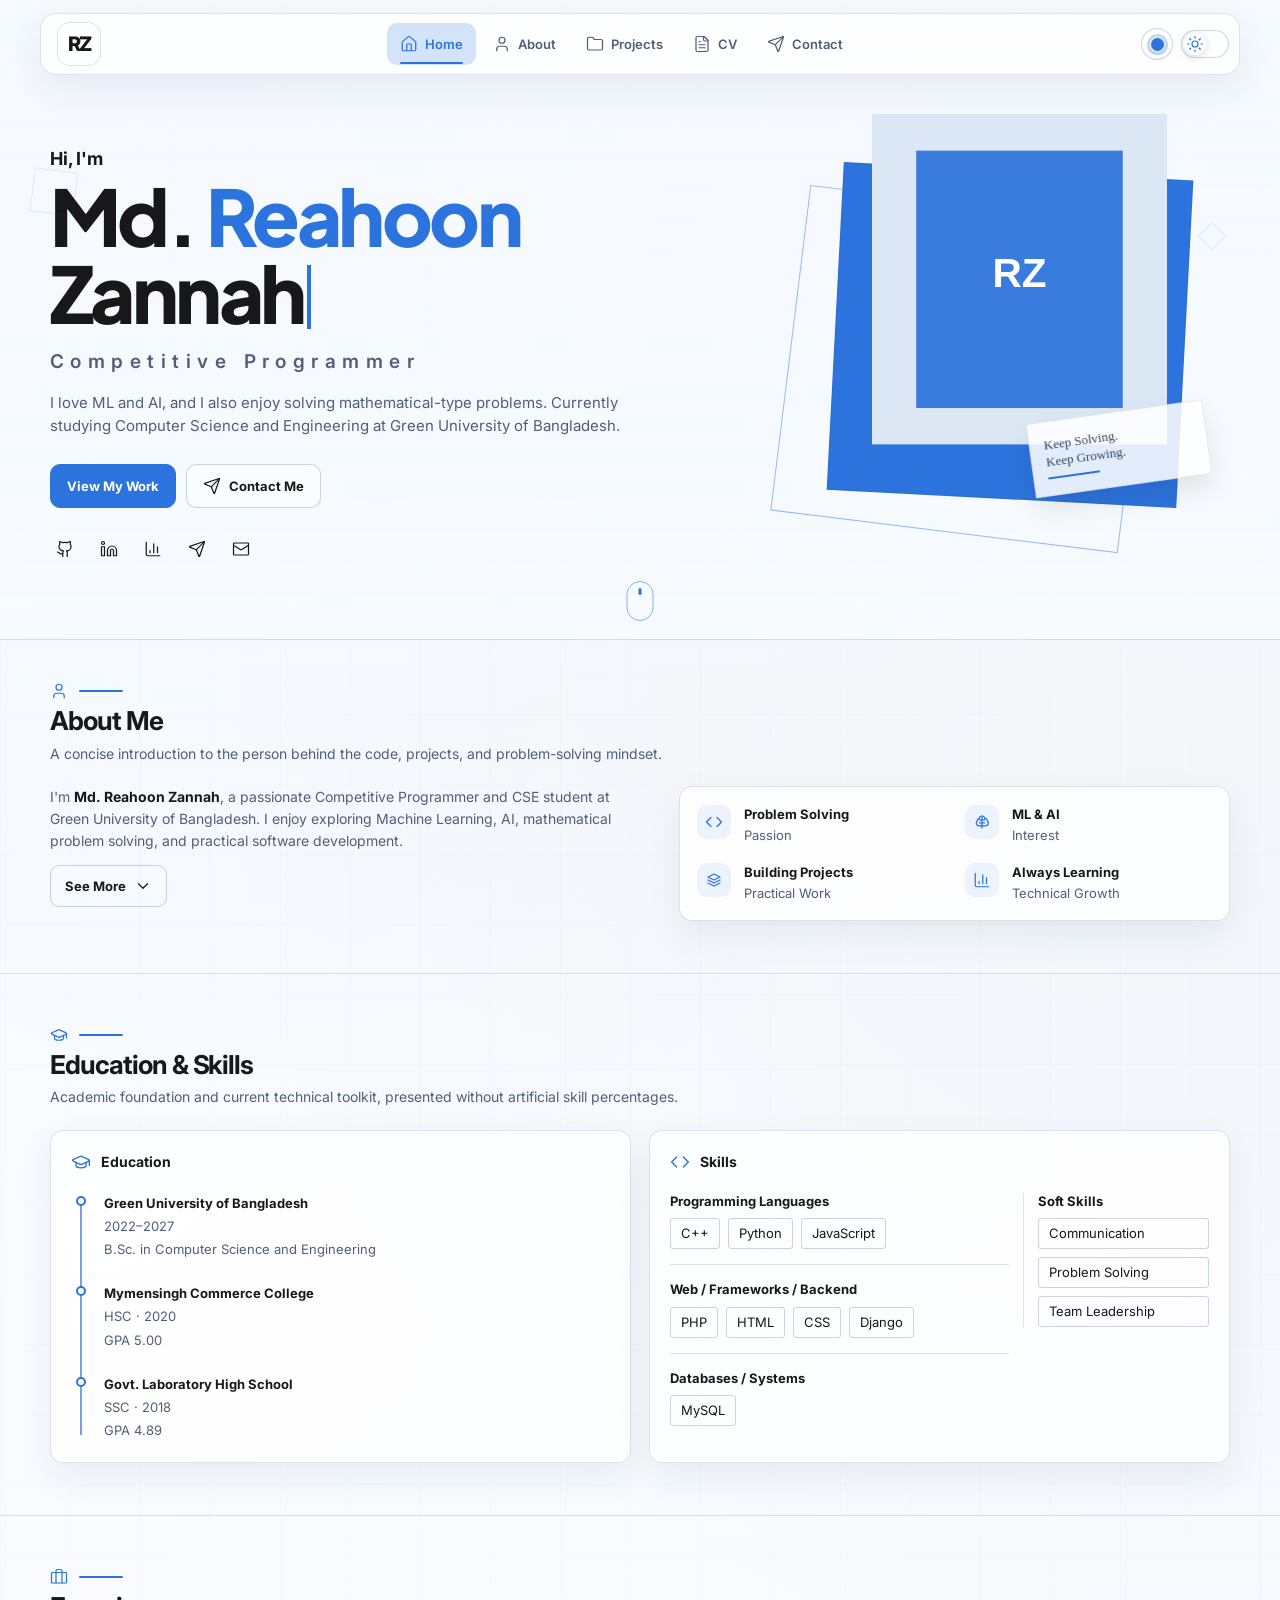
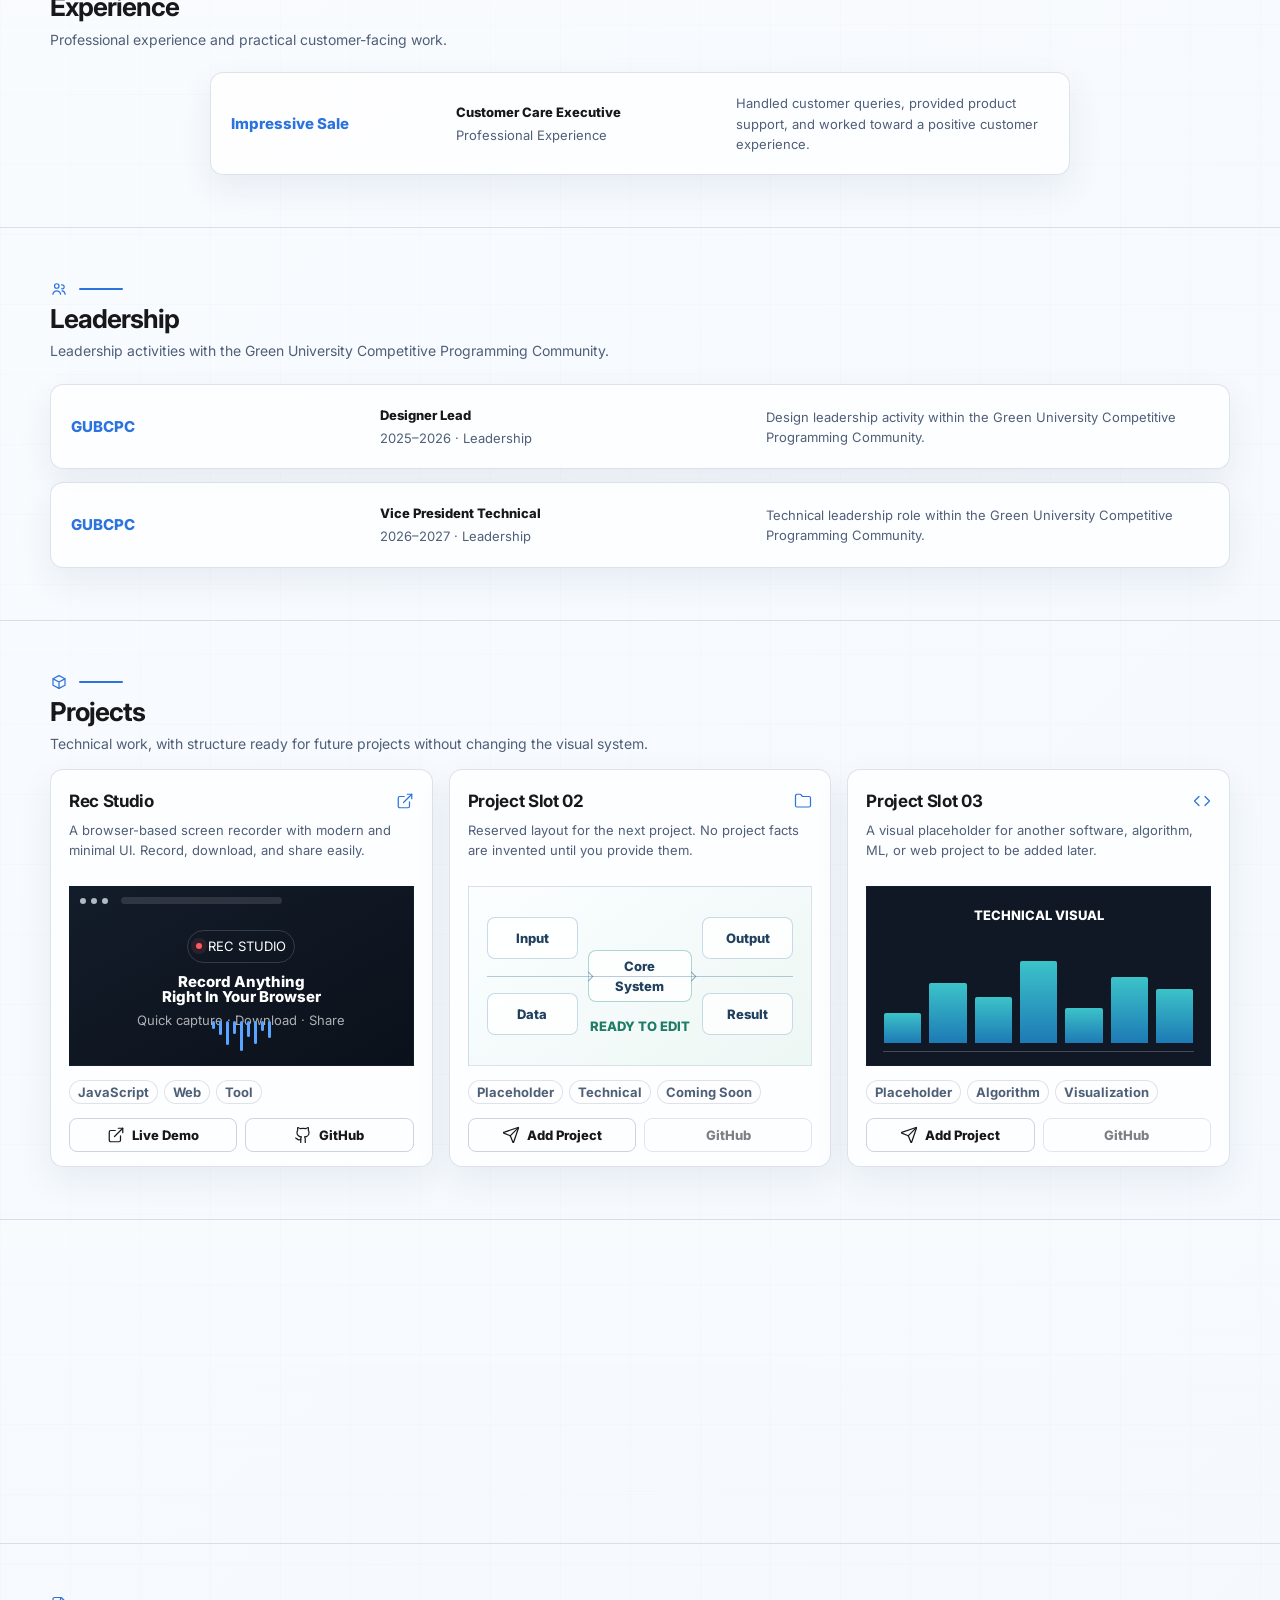
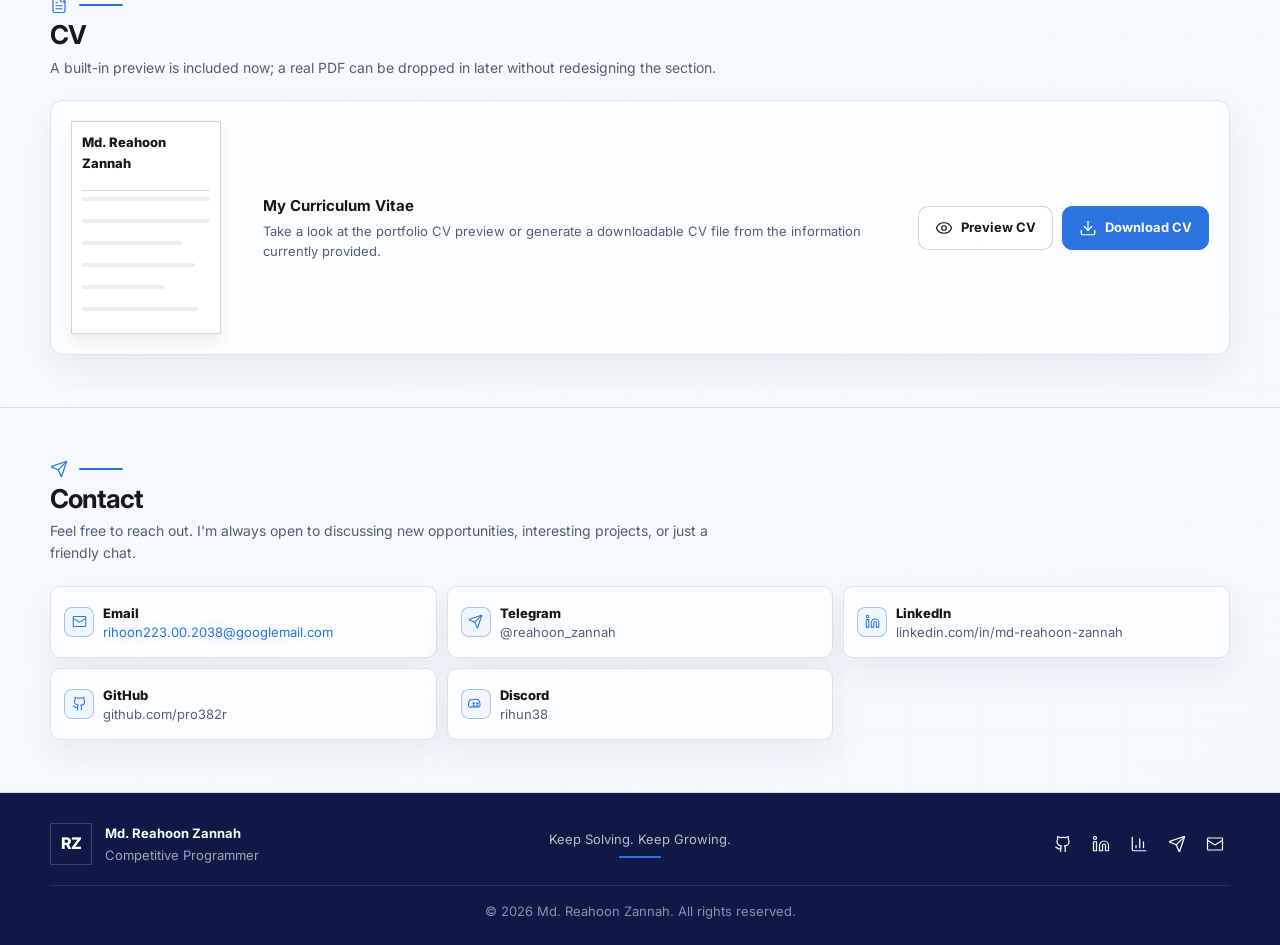
<file: portfolo-gpt_rz.htm>
<!DOCTYPE html>
<html lang="en">
<head>
  <meta charset="UTF-8">
  <meta name="viewport" content="width=device-width, initial-scale=1.0">
  <meta name="description" content="Md. Reahoon Zannah — Competitive Programmer, CSE student, and software development enthusiast.">
  <meta name="theme-color" content="#2366D6">
  <link rel="icon" type="image/svg+xml" href="data:image/svg+xml,%3Csvg xmlns='http://www.w3.org/2000/svg' viewBox='0 0 64 64'%3E%3Crect width='64' height='64' rx='14' fill='%230F1948'/%3E%3Ctext x='32' y='41' text-anchor='middle' font-family='Arial,sans-serif' font-size='26' font-weight='800' fill='%23F7FFF7'%3ERZ%3C/text%3E%3C/svg%3E">
  <meta property="og:type" content="website">
  <meta property="og:title" content="Md. Reahoon Zannah — Competitive Programmer">
  <meta property="og:description" content="Personal portfolio of Md. Reahoon Zannah — Competitive Programmer, CSE student, and software development enthusiast.">
  <meta property="og:image" content="https://myimgs.org/storage/images/40983/784748202_17959416891112480_3946729501050447500_nheic.png">
  <meta property="og:image:alt" content="Md. Reahoon Zannah profile photo">
  <meta name="twitter:card" content="summary_large_image">
  <meta name="twitter:title" content="Md. Reahoon Zannah — Competitive Programmer">
  <meta name="twitter:description" content="Personal portfolio of Md. Reahoon Zannah — Competitive Programmer, CSE student, and software development enthusiast.">
  <meta name="twitter:image" content="https://myimgs.org/storage/images/40983/784748202_17959416891112480_3946729501050447500_nheic.png">
  <title>Md. Reahoon Zannah — Portfolio</title>
  <link rel="preconnect" href="https://fonts.googleapis.com">
  <link rel="preconnect" href="https://fonts.gstatic.com" crossorigin>
  <link href="https://fonts.googleapis.com/css2?family=Inter:wght@400;500;600;700;800&family=Plus+Jakarta+Sans:wght@700;800&display=swap" rel="stylesheet">
  <style>
    :root {
      --accent-h: 216;
      --accent: hsl(var(--accent-h) 72% 52%);
      --accent-strong: hsl(var(--accent-h) 78% 45%);
      --accent-soft: hsl(var(--accent-h) 75% 96%);
      --accent-glow: hsla(var(--accent-h), 80%, 52%, .22);
      --bg: #f7fbff;
      --surface: rgba(255,255,255,.76);
      --surface-solid: #ffffff;
      --surface-soft: #f1f6fc;
      --hero-bg: #f5f9fe;
      --text: #18181b;
      --muted: #4f5f78; /* Slightly darker muted/gray text for better readability */
      --border: rgba(28, 61, 105, .14);
      --border-strong: rgba(28, 61, 105, .22);
      --nav-bg: rgba(255,255,255,.82);
      --footer-bg: #0f1948;
      --footer-text: #f7fff7;
      --shadow: 0 13px 34px rgba(36,64,102,.08);
      --shadow-strong: 0 18px 50px rgba(28,66,120,.13);
      --radius: 18px;
      --radius-sm: 13px;
      --container: 1180px;
    }

    * { box-sizing: border-box; }
    html { scroll-behavior: smooth; }
    body {
      margin: 0;
      color: var(--text);
      background:
        radial-gradient(circle at 12% 6%, rgba(35,102,214,.035), transparent 25%),
        radial-gradient(circle at 90% 18%, rgba(15,25,72,.025), transparent 28%),
        linear-gradient(135deg, rgba(255,255,255,.36), rgba(231,239,248,.2)),
        repeating-linear-gradient(0deg, rgba(28,61,105,.02) 0 1px, transparent 1px 70px),
        repeating-linear-gradient(90deg, rgba(28,61,105,.018) 0 1px, transparent 1px 70px),
        var(--bg);
      font-family: Inter, system-ui, -apple-system, BlinkMacSystemFont, "Segoe UI", sans-serif;
      line-height: 1.55;
      overflow-x: hidden;
      transition: background .35s ease, color .35s ease;
    }

    body::after {
      content: "";
      position: fixed;
      inset: 0;
      pointer-events: none;
      opacity: .28;
      background-image:
        radial-gradient(circle at 20% 30%, rgba(255,255,255,.45) 0 1px, transparent 1.5px),
        radial-gradient(circle at 75% 70%, rgba(28,61,105,.06) 0 1px, transparent 1.5px);
      background-size: 140px 140px, 180px 180px;
      z-index: -1;
    }

    body[data-theme="blue"] {
      --bg: #07162f;
      --surface: rgba(10, 27, 61, .94);
      --surface-solid: #102a58;
      --surface-soft: #163563;
      --hero-bg: #091b40;
      --text: #f4f7ff;
      --muted: #b2bfd6; /* Tuned for readable blue-mode secondary text */
      --border: rgba(190,211,244,.17);
      --border-strong: rgba(215,229,255,.30);
      --nav-bg: rgba(7, 20, 49, .90);
      --footer-bg: #040c22;
      --footer-text: #f4f7ff;
      --shadow: 0 13px 34px rgba(0,0,0,.34);
      --shadow-strong: 0 20px 50px rgba(0,0,0,.46);
    }

    body[data-theme="blue"] {
      background:
        radial-gradient(circle at 12% 5%, color-mix(in srgb, var(--accent) 8%, transparent), transparent 24%),
        radial-gradient(circle at 88% 16%, rgba(46,84,150,.10), transparent 30%),
        linear-gradient(145deg, #0a1b3b 0%, #07162f 48%, #061127 100%);
      color: var(--text);
    }

    body[data-theme="blue"]::after {
      opacity: .15;
      background-image:
        radial-gradient(circle at 20% 30%, rgba(126,163,255,.20) 0 1px, transparent 1.5px),
        radial-gradient(circle at 75% 70%, rgba(255,255,255,.06) 0 1px, transparent 1.5px);
    }

    a { color: inherit; text-decoration: none; }
    button, a { -webkit-tap-highlight-color: transparent; }
    button { font: inherit; }
    img { max-width: 100%; display: block; }

    .icon {
      width: 18px;
      height: 18px;
      flex: 0 0 auto;
      stroke: currentColor;
      fill: none;
      stroke-width: 1.65;
      stroke-linecap: round;
      stroke-linejoin: round;
    }

    .skip-link {
      position: fixed;
      left: 16px;
      top: 14px;
      transform: translateY(-140%);
      z-index: 1200;
      padding: 10px 14px;
      border-radius: 10px;
      background: var(--surface-solid);
      color: var(--text);
      border: 1px solid var(--border-strong);
    }
    .skip-link:focus { transform: translateY(0); }

    .nav-shell {
      position: fixed;
      inset: 0 0 auto;
      z-index: 1000;
      padding: 13px 0 0;
      pointer-events: none;
    }

    .site-nav {
      width: min(94vw, 1200px);
      min-height: 60px;
      margin: 0 auto;
      display: flex;
      align-items: center;
      gap: 14px;
      padding: 8px 10px 8px 16px;
      background: var(--nav-bg);
      border: 1px solid var(--border);
      box-shadow: var(--shadow);
      backdrop-filter: blur(18px);
      -webkit-backdrop-filter: blur(18px);
      border-radius: 16px;
      transition: width .42s cubic-bezier(.2,.75,.2,1), padding .42s ease, transform .42s ease, box-shadow .35s ease;
      pointer-events: auto;
    }

    .site-nav.scrolled {
      width: min(76vw, 930px);
      padding-inline: 13px;
      background: color-mix(in srgb, var(--surface-solid) 68%, transparent);
      backdrop-filter: blur(20px) saturate(170%);
      -webkit-backdrop-filter: blur(20px) saturate(170%);
      border-color: color-mix(in srgb, var(--text) 16%, var(--border));
      box-shadow: var(--shadow-strong), inset 0 1px 0 rgba(255,255,255,.28);
      border-radius: 22px;
      transform: translateY(4px);
    }

    .brand {
      width: 44px;
      height: 44px;
      display: grid;
      place-items: center;
      flex: 0 0 auto;
      font-weight: 800;
      font-size: 20px;
      letter-spacing: -.08em;
      color: var(--text);
      border-radius: 13px;
      background: linear-gradient(180deg, rgba(255,255,255,.62), rgba(255,255,255,.22));
      border: 1px solid var(--border);
      transition: transform .25s ease, color .25s ease;
    }
    body[data-theme="blue"] .brand { background: rgba(255,255,255,.04); }
    .brand:hover { color: var(--accent); transform: translateY(-1px); }

    .nav-links {
      display: flex;
      align-items: center;
      justify-content: center;
      gap: 4px;
      flex: 1;
    }

    .nav-link {
      position: relative;
      display: inline-flex;
      align-items: center;
      justify-content: center;
      gap: 7px;
      min-height: 42px;
      padding: 0 13px;
      color: var(--muted);
      border-radius: 10px;
      font-size: 13px;
      font-weight: 600;
      transition: color .22s ease, background .22s ease, transform .22s ease;
    }

    .nav-link::after {
      content: "";
      position: absolute;
      left: 13px;
      right: 13px;
      bottom: 1px;
      height: 2px;
      background: var(--accent);
      transform: scaleX(0);
      transform-origin: center;
      transition: transform .22s ease;
      border-radius: 999px;
    }

    .nav-link:hover { color: var(--text); background: color-mix(in srgb, var(--accent) 13%, transparent); }
    .nav-link.active { color: var(--accent); background: color-mix(in srgb, var(--accent) 20%, transparent); }
    body[data-theme="blue"] .nav-link:hover { background: color-mix(in srgb, var(--accent) 18%, transparent); }
    body[data-theme="blue"] .nav-link.active { color: var(--accent); background: color-mix(in srgb, var(--accent) 28%, transparent); }
    .nav-link.active::after { transform: scaleX(1); background: var(--accent); }

    .nav-actions {
      display: flex;
      align-items: center;
      gap: 8px;
      margin-left: auto;
    }

    .theme-toggle {
      width: 48px;
      height: 28px;
      padding: 2px;
      border: 1px solid var(--border-strong);
      border-radius: 999px;
      background: rgba(255,255,255,.46);
      display: inline-flex;
      align-items: center;
      cursor: pointer;
      position: relative;
    }
    body[data-theme="blue"] .theme-toggle { background: rgba(255,255,255,.08); }

    .theme-toggle .knob {
      width: 22px;
      height: 22px;
      border-radius: 50%;
      display: grid;
      place-items: center;
      color: var(--accent);
      background: var(--surface-solid);
      box-shadow: 0 2px 8px rgba(0,0,0,.15);
      transition: transform .28s cubic-bezier(.2,.8,.2,1), color .25s ease;
    }
    body[data-theme="blue"] .theme-toggle .knob { transform: translateX(20px); }

    .color-control {
      width: 32px;
      height: 32px;
      display: grid;
      place-items: center;
      border: 1px solid var(--border-strong);
      background: rgba(255,255,255,.42);
      border-radius: 50%;
      cursor: pointer;
      position: relative;
      padding: 0;
    }
    body[data-theme="blue"] .color-control { background: rgba(255,255,255,.06); }
    .color-dot {
      width: 17px;
      height: 17px;
      border-radius: 50%;
      background: var(--accent);
      border: 2px solid rgba(255,255,255,.82);
      box-shadow: 0 0 0 2px color-mix(in srgb, var(--accent) 28%, transparent), 0 2px 6px rgba(0,0,0,.14);
      transition: transform .2s ease, box-shadow .2s ease;
    }
    .color-control:hover .color-dot,
    .color-control[aria-expanded="true"] .color-dot {
      transform: scale(1.08);
      box-shadow: 0 0 0 3px color-mix(in srgb, var(--accent) 22%, transparent), 0 3px 9px rgba(0,0,0,.16);
    }

    .color-popover {
      position: absolute;
      right: 0;
      top: calc(100% + 14px);
      /* COLOR PICKER OUTER SPACE: smaller popup-to-ring gap. */
      width: 220px;
      height: 220px;
      padding: 6px;
      background: color-mix(in srgb, var(--surface-solid) 90%, transparent);
      border: 1px solid var(--border-strong);
      border-radius: 50%;
      box-shadow: var(--shadow-strong), 0 0 0 1px color-mix(in srgb, var(--accent) 8%, transparent);
      display: grid;
      place-items: center;
      opacity: 0;
      visibility: hidden;
      transform: translateY(-8px) scale(.84);
      transform-origin: top right;
      transition: opacity .22s ease, transform .22s cubic-bezier(.2,.85,.2,1), visibility .22s ease;
      overflow: visible;
    }
    .color-popover.open { opacity: 1; visibility: visible; transform: translateY(0) scale(1); }
    .color-popover::after {
      content: "";
      position: absolute;
      inset: 8px;
      border-radius: 50%;
      border: 1px solid color-mix(in srgb, var(--accent) 14%, transparent);
      pointer-events: none;
    }
    .picker-title,
    .picker-caption,
    .picker-footer { display: none; }
    .hue-wrap { width: 100%; height: 100%; display: grid; place-items: center; }
    .hue-ring {
      /* COLOR PICKER RING SIZE: keep the ring close to the popup edge. */
      --ring-size: 208px;
      width: var(--ring-size);
      aspect-ratio: 1;
      border-radius: 50%;
      position: relative;
      background: conic-gradient(
        from 0deg,
        hsl(0 72% 52%) 0deg,
        hsl(60 72% 52%) 60deg,
        hsl(120 72% 52%) 120deg,
        hsl(180 72% 52%) 180deg,
        hsl(240 72% 52%) 240deg,
        hsl(300 72% 52%) 300deg,
        hsl(360 72% 52%) 360deg
      );
      box-shadow: 0 10px 24px rgba(0,0,0,.12), 0 0 28px color-mix(in srgb, var(--accent) 10%, transparent);
      cursor: crosshair;
      touch-action: none;
    }
    .hue-ring::before {
      content: "";
      position: absolute;
      /* COLOR PICKER INNER SPACE: larger inset reduces the blank center area. */
      inset: 30px;
      border-radius: 50%;
      background: var(--surface-solid);
      box-shadow: inset 0 0 0 1px var(--border), inset 0 0 22px rgba(0,0,0,.04);
    }
    .hue-ring::after {
      content: "";
      position: absolute;
      inset: 13px;
      border-radius: 50%;
      border: 1px solid rgba(255,255,255,.72);
      pointer-events: none;
    }
    .hue-marker {
      position: absolute;
      width: 21px;
      height: 21px;
      margin: -10.5px 0 0 -10.5px;
      left: 50%;
      top: 50%;
      border-radius: 50%;
      background: var(--accent);
      border: 4px solid var(--surface-solid);
      box-shadow: 0 0 0 2px var(--text), 0 0 0 4px color-mix(in srgb, var(--accent) 30%, transparent), 0 5px 13px rgba(0,0,0,.22);
      pointer-events: none;
      z-index: 3;
    }
    .picker-center {
      position: absolute;
      z-index: 4;
      left: 50%;
      top: 50%;
      /* COLOR PICKER CENTER: slightly larger to further reduce inner whitespace. */
      width: 96px;
      height: 96px;
      margin: -48px 0 0 -48px;
      display: grid;
      place-items: center;
      border: 1px solid color-mix(in srgb, var(--accent) 34%, var(--border-strong));
      border-radius: 50%;
      background: var(--surface-solid);
      box-shadow: 0 8px 22px rgba(0,0,0,.12), 0 0 0 8px color-mix(in srgb, var(--accent) 9%, transparent);
    }
    .picker-center::before {
      content: "";
      position: absolute;
      width: 84px;
      height: 84px;
      border-radius: 50%;
      background: var(--accent);
      opacity: .14;
      box-shadow: inset 0 0 0 1px color-mix(in srgb, var(--accent) 24%, transparent), 0 0 0 8px color-mix(in srgb, var(--accent) 8%, transparent);
      transition: background .25s ease, box-shadow .25s ease;
    }
    .picker-reset {
      position: relative;
      z-index: 1;
      width: 78px;
      height: 78px;
      display: grid;
      place-items: center;
      gap: 2px;
      border: 0;
      border-radius: 50%;
      background: var(--accent);
      color: #fff;
      cursor: pointer;
      box-shadow: 0 8px 18px color-mix(in srgb, var(--accent) 28%, transparent);
      transition: transform .2s ease, box-shadow .2s ease, background .2s ease;
    }
    .picker-reset svg { width: 17px; height: 17px; stroke-width: 2.15; }
    .picker-reset span { font-size: 13px; font-weight: 800; letter-spacing: .04em; }
    .picker-reset:hover {
      transform: scale(1.06);
      box-shadow: 0 10px 24px color-mix(in srgb, var(--accent) 38%, transparent);
    }
    .picker-reset.resetting {
      animation: resetPulse .26s ease;
    }
    @keyframes resetPulse {
      0% { transform: scale(1); }
      45% { transform: scale(.92); }
      100% { transform: scale(1); }
    }
    .picker-native { position: absolute; width: 1px; height: 1px; opacity: 0; pointer-events: none; }

    .menu-button { display: none; }

    .container { width: min(calc(100% - 36px), var(--container)); margin: 0 auto; }
    section { scroll-margin-top: 110px; }

    .hero {
      /* Hero-to-About spacing: reduce min-height/padding here to remove excess blank space before About. */
      min-height: 640px;
      padding: 113px 0 34px;
      position: relative;
      overflow: hidden;
      background:
        linear-gradient(180deg, color-mix(in srgb, var(--hero-bg) 90%, transparent), color-mix(in srgb, var(--bg) 82%, transparent)),
        repeating-linear-gradient(90deg, transparent 0 84px, color-mix(in srgb, var(--accent) 5%, transparent) 84px 85px),
        repeating-linear-gradient(0deg, transparent 0 84px, color-mix(in srgb, var(--accent) 4%, transparent) 84px 85px);
      border-bottom: 1px solid var(--border);
    }

    .hero::before,
    .hero::after {
      content: "";
      position: absolute;
      border: 1px solid color-mix(in srgb, var(--accent) 12%, transparent);
      pointer-events: none;
    }
    .hero::before { width: 42px; height: 42px; top: 170px; left: 2.5%; transform: rotate(7deg); }
    .hero::after { width: 18px; height: 18px; top: 226px; right: 4.5%; transform: rotate(45deg); }

    .hero-grid {
      display: grid;
      grid-template-columns: 1.08fr .92fr;
      gap: 64px;
      align-items: center;
    }

    .eyebrow { font-size: 18px; font-weight: 700; letter-spacing: -.01em; margin-bottom: 4px; }
    .hero-title {
      margin: 0;
      font-family: "Plus Jakarta Sans", Inter, system-ui, sans-serif;
      font-size: clamp(42px, 6.2vw, 78px);
      line-height: .99;
      letter-spacing: -.045em;
      font-weight: 800;
      max-width: 780px;
    }
    .hero-title .accent { color: var(--accent); }
    .type-caret {
      display: inline-block;
      width: .05em;
      min-width: 3px;
      margin-left: .04em;
      height: .82em;
      background: var(--accent);
      vertical-align: -.06em;
      animation: caretBlink .9s steps(1, jump-none) infinite;
    }
    @keyframes caretBlink { 50% { opacity: 0; } }
    .hero-role {
      margin: 15px 0 13px;
      font-size: clamp(15px, 2vw, 19px);
      text-transform: none;
      letter-spacing: .34em;
      font-weight: 600;
      color: var(--muted);
    }
    .hero-copy {
      max-width: 610px;
      color: var(--muted);
      font-size: 15px;
    }

    .hero-actions { display: flex; flex-wrap: wrap; gap: 10px; margin-top: 26px; }
    .btn {
      min-height: 44px;
      padding: 0 16px;
      display: inline-flex;
      align-items: center;
      justify-content: center;
      gap: 8px;
      border-radius: 10px;
      border: 1px solid var(--border-strong);
      font-size: 13px;
      font-weight: 700;
      cursor: pointer;
      transition: transform .22s ease, box-shadow .22s ease, color .22s ease, background .22s ease, border-color .22s ease;
    }
    .btn:hover { transform: translateY(-2px); box-shadow: 0 8px 20px color-mix(in srgb, var(--accent) 18%, transparent); }
    .btn-primary { color: #fff; background: var(--accent); border-color: var(--accent); }
    .btn-primary:hover { background: var(--accent-strong); }
    .btn-ghost { background: rgba(255,255,255,.46); color: var(--text); }
    body[data-theme="blue"] .btn-ghost { background: rgba(255,255,255,.05); border-color: rgba(213,228,255,.24); }
    body[data-theme="blue"] .text-btn,
    body[data-theme="blue"] .mini-btn,
    body[data-theme="blue"] .close-btn { background: rgba(255,255,255,.025); border-color: rgba(213,228,255,.24); }
    body[data-theme="blue"] .timeline::before { background: color-mix(in srgb, var(--accent) 64%, rgba(205,223,255,.22)); }

    .hero-socials { display: flex; align-items: center; gap: 14px; margin-top: 26px; }
    .hero-socials a,
    .footer-socials a {
      width: 30px;
      height: 30px;
      display: grid;
      place-items: center;
      border-radius: 8px;
      color: var(--text);
      transition: color .2s ease, transform .2s ease, background .2s ease;
    }
    .hero-socials a:hover, .footer-socials a:hover { color: var(--accent); background: color-mix(in srgb, var(--accent) 10%, transparent); transform: translateY(-2px); }

    .hero-visual { position: relative; min-height: 440px; display: grid; place-items: center; }
    .hero-frame {
      width: min(100%, 460px);
      aspect-ratio: 1 / 1.05;
      position: relative;
    }
    .hero-frame .blue-block {
      position: absolute;
      width: 76%;
      height: 68%;
      top: 12%;
      right: 4%;
      background: var(--accent);
      transform: rotate(3deg);
      border: 1px solid rgba(0,0,0,.06);
      animation: floatBlock 5.4s ease-in-out infinite;
    }
    .hero-frame .outline-block {
      position: absolute;
      width: 76%;
      height: 68%;
      top: 19%;
      /* Outline shape horizontal position: increase/decrease 0.6cm here to move it right/left. */
      left: calc(5% + 0.6cm);
      border: 1px solid color-mix(in srgb, var(--accent) 48%, transparent);
      transform: rotate(7deg);
    }
    .profile-wrap {
      position: absolute;
      width: 72%;
      aspect-ratio: 1 / 1;
      height: auto;
      right: 4%;
      bottom: 0;
      overflow: hidden;
      z-index: 2;
      background: transparent;
      box-shadow: none;
      /* Profile image border: removed so the photo has no CSS outline/border. */
      border: none;
      /* Profile image vertical position: change -4cm to move it up/down. */
      transform: translateY(-4cm);
      will-change: transform;
    }
    .profile-wrap img { width: 100%; height: 100%; object-fit: contain; object-position: center; display: block; }
    .hero-note {
      position: absolute;
      z-index: 3;
      right: -1%;
      bottom: 7%;
      width: 178px;
      padding: 14px 14px 16px;
      background: rgba(255,255,255,.86);
      color: #31435f;
      border: 1px solid rgba(27,53,90,.1);
      box-shadow: 0 13px 26px rgba(0,0,0,.09);
      /* Keep Solving note vertical position: change -2cm to move it up/down. */
      transform: translateY(-2cm) rotate(-8deg);
      font-family: "Segoe Print", "Bradley Hand", cursive;
      font-size: 13px;
      line-height: 1.32;
    }
    body[data-theme="blue"] .hero-note { background: rgba(245,249,255,.94); }
    .hero-note span { display: block; width: 52px; height: 2px; margin-top: 7px; background: var(--accent); }

    .scroll-cue {
      position: absolute;
      bottom: 18px;
      left: 50%;
      transform: translateX(-50%);
      width: 27px;
      height: 40px;
      border: 1px solid color-mix(in srgb, var(--accent) 55%, transparent);
      border-radius: 999px;
      display: grid;
      place-items: start center;
      padding-top: 6px;
      color: var(--accent);
    }
    .scroll-cue::before { content: ""; width: 3px; height: 7px; background: currentColor; border-radius: 999px; animation: scrollPulse 1.6s ease-in-out infinite; }

    /* Global minimum readable UI text: previously 12px; raised to 13px for legibility. */
    .section {
      padding: 52px 0;
      border-bottom: 1px solid var(--border);
    }
    .section.tinted { background: linear-gradient(180deg, rgba(255,255,255,.18), transparent); }
    /* About section top spacing: keeps the Hero/About transition compact without affecting other sections. */
    #about { padding-top: 42px; }
    body[data-theme="blue"] .section {
      background: var(--bg);
      border-color: rgba(205,223,255,.16);
    }
    body[data-theme="blue"] .section.tinted {
      background:
        linear-gradient(180deg, rgba(30,72,143,.16) 0%, rgba(10,30,66,.08) 32%, rgba(7,22,47,.98) 100%);
    }
    body[data-theme="blue"] .section-kicker,
    body[data-theme="blue"] .about-copy,
    body[data-theme="blue"] .experience-text,
    body[data-theme="blue"] .project-description,
    body[data-theme="blue"] .cv-copy p,
    body[data-theme="blue"] .contact-value { color: #c7d2e8; }
    body[data-theme="blue"] .panel,
    body[data-theme="blue"] .project-card,
    body[data-theme="blue"] .experience-card,
    body[data-theme="blue"] .contact-card,
    body[data-theme="blue"] .cv-card,
    body[data-theme="blue"] .achievement-wrap,
    body[data-theme="blue"] .about-grid-card {
      background: rgba(12, 31, 68, .94);
      border-color: rgba(205,223,255,.20);
    }
    body[data-theme="blue"] .project-placeholder { color: #c2cee4; }
    body[data-theme="blue"] .project-placeholder strong { color: #f5f8ff; }


    .section-heading { display: grid; gap: 7px; margin-bottom: 22px; }
    .heading-line { display: inline-flex; align-items: center; gap: 11px; color: var(--accent); }
    .heading-line span:last-child { width: 44px; min-width: 44px; height: 2px; flex: 0 0 44px; border-radius: 999px; background: var(--accent); }
    .section-title { margin: 0; /* Section heading size: change 26px here if needed. */
    font-size: 26px; line-height: 1.1; letter-spacing: -.04em; }
    .section-kicker { max-width: 680px; color: var(--muted); margin: 0; font-size: 14px; }

    .about-grid { display: grid; grid-template-columns: 1.04fr .96fr; gap: 32px; align-items: start; }
    .about-copy { color: var(--muted); font-size: 14px; max-width: 650px; }
    .about-copy strong { color: var(--text); }
    .about-extra { max-height: 0; overflow: hidden; transition: max-height .42s ease, opacity .32s ease; opacity: 0; }
    .about-extra.open { opacity: 1; max-height: 280px; }
    .text-btn {
      margin-top: 14px;
      border: 1px solid var(--border-strong);
      background: transparent;
      color: var(--text);
      padding: 10px 14px;
      border-radius: 9px;
      cursor: pointer;
      display: inline-flex;
      align-items: center;
      gap: 8px;
      font-size: 13px;
      font-weight: 700;
    }
    .text-btn .icon { transition: transform .22s ease; }
    .text-btn.expanded .icon { transform: rotate(180deg); }

    .about-grid-card {
      display: grid;
      grid-template-columns: 1fr 1fr;
      gap: 16px 22px;
      padding: 17px;
      border: 1px solid var(--border);
      background: var(--surface);
      box-shadow: var(--shadow);
      border-radius: var(--radius-sm);
    }
    .about-point { display: flex; gap: 13px; align-items: flex-start; }
    .about-point .point-icon {
      width: 34px;
      height: 34px;
      display: grid;
      place-items: center;
      border-radius: 10px;
      color: var(--accent);
      background: var(--accent-soft);
      flex: 0 0 auto;
    }
    body[data-theme="blue"] .about-point .point-icon { background: color-mix(in srgb, var(--accent) 13%, transparent); }
    .about-point strong { font-size: 13px; display: block; }
    .about-point span { color: var(--muted); font-size: 13px; display: block; margin-top: 1px; }

    .two-col { display: grid; grid-template-columns: 1fr 1fr; gap: 18px; }
    .panel {
      border: 1px solid var(--border);
      background: var(--surface);
      border-radius: var(--radius-sm);
      box-shadow: var(--shadow);
      padding: 20px;
      min-height: 100%;
    }
    .panel-head { display: flex; align-items: center; gap: 10px; margin-bottom: 20px; }
    .panel-head .head-icon { color: var(--accent); width: 20px; height: 20px; }
    .panel-title { margin: 0; font-size: 14px; }

    .timeline { position: relative; }
    .timeline::before { content: ""; position: absolute; left: 9px; top: 7px; bottom: 7px; width: 2px; background: color-mix(in srgb, var(--accent) 58%, var(--border)); }
    .timeline-item { position: relative; display: grid; grid-template-columns: 20px 1fr; gap: 13px; padding-bottom: 24px; }
    .timeline-item:last-child { padding-bottom: 2px; }
    .timeline-dot { position: relative; z-index: 1; width: 10px; height: 10px; margin: 5px auto 0; border-radius: 50%; background: var(--surface-solid); border: 2px solid var(--accent); }
    .timeline-item strong { display: block; font-size: 13px; }
    .timeline-item span { display: block; color: var(--muted); font-size: 13px; margin-top: 3px; }

    /* Skills are intentionally presented as compact bordered blocks, matching the reference layout. */
    .skills-layout { display:grid; grid-template-columns:minmax(0,1.55fr) minmax(150px,.85fr); gap:14px; align-items:start; }
    .skill-groups { display: grid; gap: 16px; }
    .skill-group { padding-bottom: 15px; border-bottom: 1px solid var(--border); }
    .skill-group:last-child { padding-bottom: 0; border-bottom: 0; }
    .skill-group h3 { margin: 0 0 8px; font-size: 13px; line-height: 1.35; font-weight: 700; }
    .skill-list { display: flex; flex-wrap: wrap; gap: 7px 8px; }
    .soft-skills { padding-left:14px; border-left:1px solid var(--border); }
    .soft-skills .skill-group { padding:0; border:0; }
    .soft-skills .skill-list { display:grid; gap:8px; }
    .soft-skills .skill-chip { width:100%; justify-content:flex-start; }
    .skill-chip {
      display: inline-flex;
      align-items: center;
      min-height: 31px;
      padding: 4px 10px;
      border: 1px solid var(--border-strong);
      border-radius: 3px;
      background: transparent;
      color: var(--text);
      font-size: 13px;
      line-height: 1;
      font-weight: 400;
    }

    .experience-list { display: grid; gap: 13px; }
    .experience-list:has(> .experience-card:only-child) { max-width: 860px; margin-inline: auto; }
    .experience-card {
      display: grid;
      grid-template-columns: 1.1fr 1.4fr 1.7fr;
      gap: 22px;
      align-items: center;
      padding: 20px;
      background: var(--surface);
      border: 1px solid var(--border);
      border-radius: var(--radius-sm);
      box-shadow: var(--shadow);
    }
    .experience-brand { font-weight: 800; color: var(--accent); font-size: 15px; }
    .experience-title { font-size: 13px; font-weight: 800; }
    .experience-meta { color: var(--muted); font-size: 13px; margin-top: 3px; }
    .experience-text { color: var(--muted); font-size: 13px; }
    .leadership-card { min-height: 0; }

    .projects-top { display: flex; justify-content: space-between; gap: 20px; align-items: flex-start; margin-bottom: 14px; }
    /* Keep the Projects heading marker aligned exactly like every other section heading. */
    .projects-top .section-heading { width: 100%; }
    .projects-top .heading-line { width: max-content; }
    .projects-grid { display: grid; grid-template-columns: repeat(3, 1fr); gap: 16px; }
    .project-card { border: 1px solid var(--border); background: var(--surface); border-radius: var(--radius-sm); overflow: hidden; box-shadow: var(--shadow); display: flex; flex-direction: column; }
    .project-body { padding: 18px 18px 14px; display: flex; flex-direction: column; flex: 1; }
    .project-title { display: flex; align-items: center; justify-content: space-between; gap: 10px; margin-bottom: 6px; }
    .project-title h3 { margin: 0; font-size: 17px; letter-spacing: -.02em; }
    .project-description { margin: 0; color: var(--muted); font-size: 13px; min-height: 52px; }
    .project-visual { margin: 14px 0 14px; border: 1px solid var(--border); background: #0f172a; min-height: 180px; position: relative; overflow: hidden; }

    .browser-visual { padding: 10px; background: linear-gradient(150deg,#131c2a,#0b111a); color: #fff; }
    .browser-bar { display: flex; align-items: center; gap: 5px; margin-bottom: 13px; }
    .browser-dot { width: 6px; height: 6px; border-radius: 50%; background: #d6e1f0; opacity: .8; }
    .browser-line { margin-left: 8px; width: 50%; height: 7px; border-radius: 999px; background: rgba(255,255,255,.12); }
    .rec-stage { display: grid; place-items: center; height: 126px; text-align: center; }
    .rec-pill { display: inline-flex; align-items: center; gap: 6px; font-size: 13px; padding: 5px 8px; border: 1px solid rgba(255,255,255,.16); border-radius: 999px; }
    .rec-pulse { width: 6px; height: 6px; border-radius: 50%; background: #ff5a5f; box-shadow: 0 0 0 5px rgba(255,90,95,.12); }
    .rec-title { margin: 11px 0 5px; font-size: 15px; font-weight: 800; line-height: 1.05; }
    .rec-sub { color: rgba(255,255,255,.66); font-size: 13px; }
    .wave { position: absolute; left: 20px; right: 20px; bottom: 14px; display: flex; justify-content: center; gap: 4px; }
    .wave i { display: block; width: 3px; background: #58a6ff; border-radius: 999px; animation: wave 1.6s ease-in-out infinite; }
    .wave i:nth-child(1){height:8px; animation-delay:-.3s}.wave i:nth-child(2){height:14px; animation-delay:-.45s}.wave i:nth-child(3){height:24px; animation-delay:-.1s}.wave i:nth-child(4){height:13px; animation-delay:-.35s}.wave i:nth-child(5){height:30px; animation-delay:-.6s}.wave i:nth-child(6){height:16px}.wave i:nth-child(7){height:23px; animation-delay:-.4s}.wave i:nth-child(8){height:10px; animation-delay:-.2s}.wave i:nth-child(9){height:17px; animation-delay:-.5s}

    .flow-visual { background: linear-gradient(145deg,#fbfeff,#edf7f4); display:grid; place-items:center; padding:18px; }
    .flow-canvas { width:100%; height:100%; display:grid; grid-template-columns:1fr 1.15fr 1fr; grid-template-rows:1fr 1fr; gap:10px; align-items:center; position:relative; }
    .flow-box { border:1px solid rgba(23,96,165,.23); background:rgba(255,255,255,.8); min-height:42px; display:grid; place-items:center; font-size: 13px; color:#21405f; font-weight:800; border-radius:8px; padding:5px; text-align:center; }
    .flow-core { grid-column:2; grid-row:1 / span 2; border-color: rgba(25,142,121,.35); }
    .flow-a { grid-column:1; grid-row:1; }.flow-b {grid-column:1;grid-row:2}.flow-c{grid-column:3;grid-row:1}.flow-d{grid-column:3;grid-row:2}
    .flow-line { position:absolute; height:1px; background:rgba(48,103,151,.34); top:50%; left:0; right:0; }
    .flow-line::before,.flow-line::after{content:""; position:absolute; width:6px;height:6px;border-right:1px solid rgba(48,103,151,.55);border-top:1px solid rgba(48,103,151,.55); top:-3px}
    .flow-line::before{left:32%;transform:rotate(45deg)}.flow-line::after{right:32%;transform:rotate(45deg)}
    .flow-lock { position:absolute; left:50%; bottom:11px; transform:translateX(-50%); font-size: 13px; color:#1e7c67; font-weight:800; }

    .algo-visual { background: #101826; padding:18px 16px 13px; color:#fff; display:flex; flex-direction:column; }
    .algo-title { font-size: 13px; font-weight:800; text-align:center; margin-bottom:10px; }
    .bars { flex:1; display:flex; align-items:flex-end; justify-content:center; gap:8px; }
    .bars span { width:12%; background: linear-gradient(180deg, #3cc3c9, #1d7ab5); border-radius:2px 2px 0 0; }
    .bars span:nth-child(1){height:28%}.bars span:nth-child(2){height:56%}.bars span:nth-child(3){height:43%}.bars span:nth-child(4){height:76%}.bars span:nth-child(5){height:33%}.bars span:nth-child(6){height:61%}.bars span:nth-child(7){height:50%}
    .algo-axis { height:1px; background:rgba(255,255,255,.22); margin-top:8px; }

    .project-tags { display:flex; flex-wrap:wrap; gap:6px; margin-bottom:14px; }
    .tag { display:inline-flex; align-items:center; min-height:24px; padding:0 8px; border:1px solid var(--border); border-radius:999px; color:var(--muted); font-size: 13px; font-weight:700; background:rgba(255,255,255,.26); }
    body[data-theme="blue"] .tag { background:rgba(255,255,255,.03); }
    .project-actions { display:grid; grid-template-columns:1fr 1fr; gap:8px; margin-top:auto; }
    .mini-btn { min-height:34px; display:inline-flex; align-items:center; justify-content:center; gap:7px; border:1px solid var(--border-strong); border-radius:8px; font-size: 13px; font-weight:800; color:var(--text); background:transparent; transition:transform .2s ease, color .2s ease, border-color .2s ease, background .2s ease; }
    .mini-btn:hover { transform:translateY(-1px); color:var(--accent); border-color:color-mix(in srgb, var(--accent) 50%, var(--border-strong)); background:color-mix(in srgb, var(--accent) 5%, transparent); }
    .project-placeholder { padding: 13px; display: grid; place-items:center; height:100%; text-align:center; color:#617089; font-size: 13px; }
    .project-placeholder strong { display:block; color:#253d64; margin-bottom:6px; }

    .achievement-wrap { display:grid; grid-template-columns:1fr 1fr; gap:0; border:1px solid var(--border); background:var(--surface); border-radius:var(--radius-sm); overflow:hidden; box-shadow:var(--shadow); }
    .achievement { padding:22px; display:grid; grid-template-columns:auto 1fr; gap:14px; align-items:center; }
    .achievement + .achievement { border-left:1px solid var(--border); }
    .achievement-icon { width:48px; height:48px; display:grid; place-items:center; font-size:22px; border-radius:13px; background:color-mix(in srgb, var(--accent) 8%, transparent); color:var(--accent); }
    .achievement h3 { margin:0; font-size:14px; }
    .achievement p { margin:2px 0 0; color:var(--muted); font-size:13px; }
    .achievement a { color:var(--accent); font-weight:800; font-size:13px; }

    .cv-card { display:grid; grid-template-columns:170px 1fr auto; gap:22px; align-items:center; padding:20px; border:1px solid var(--border); background:var(--surface); border-radius:var(--radius-sm); box-shadow:var(--shadow); }
    .cv-thumb { width:150px; aspect-ratio: 0.707; background:#fff; border:1px solid #ccd7e3; box-shadow:0 8px 16px rgba(13,34,58,.08); padding:10px; display:grid; gap:6px; overflow:hidden; }
    .cv-thumb .cv-head { font-size: 13px; font-weight:800; border-bottom:1px solid #d5dee9; padding-bottom:5px; }
    .cv-thumb span { display:block; height:4px; background:#e9eef5; border-radius:999px; }
    .cv-thumb span:nth-child(4){width:78%}.cv-thumb span:nth-child(5){width:88%}.cv-thumb span:nth-child(6){width:64%}.cv-thumb span:nth-child(7){width:91%}
    .cv-copy h3 { margin:0; font-size:15px; }
    .cv-copy p { margin:4px 0 0; color:var(--muted); font-size:13px; }
    .cv-actions { display:flex; flex-wrap:wrap; gap:9px; justify-content:flex-end; }

    .contact-grid { display:grid; grid-template-columns:repeat(3,1fr); gap:10px; }
    .contact-card { min-height:72px; padding:11px 13px; display:flex; gap:9px; align-items:center; border:1px solid var(--border); background:var(--surface); border-radius:10px; box-shadow:var(--shadow); transition:transform .2s ease, border-color .2s ease, box-shadow .2s ease; }
    button.contact-card { width:100%; font:inherit; color:inherit; text-align:left; cursor:pointer; }
    .contact-card:hover { transform:translateY(-2px); border-color:color-mix(in srgb, var(--accent) 35%, var(--border)); box-shadow: 0 10px 22px color-mix(in srgb, var(--accent) 10%, transparent); }
    .contact-copy.copied { border-color:var(--accent); box-shadow:0 0 0 3px var(--accent-glow); }
    .contact-icon { width:30px; height:30px; display:grid; place-items:center; color:var(--accent); border:1px solid color-mix(in srgb, var(--accent) 25%, var(--border)); border-radius:8px; background:color-mix(in srgb, var(--accent) 6%, transparent); }
    .contact-icon .icon { width:15px; height:15px; }
    .contact-label { display:block; font-size: 13px; font-weight:800; }
    .contact-value { display:block; color:var(--muted); font-size: 13px; line-height:1.3; margin-top:1px; overflow-wrap:anywhere; }

    .footer { background:var(--footer-bg); color:var(--footer-text); padding:30px 0 24px; }
    .footer-grid { display:grid; grid-template-columns:1fr auto 1fr; gap:20px; align-items:center; }
    .footer-brand { display:flex; align-items:center; gap:13px; }
    .footer-logo { width:42px; height:42px; border:1px solid rgba(255,255,255,.18); display:grid; place-items:center; font-weight:800; letter-spacing:-.09em; }
    .footer-brand strong { display:block; font-size:13px; }
    .footer-brand span { display:block; color:rgba(247,255,247,.62); font-size: 13px; margin-top:2px; }
    .footer-center { text-align:center; font-size:13px; color:rgba(247,255,247,.72); }
    .footer-center .footer-rule { width:42px; height:2px; margin:7px auto 0; background:var(--accent); }
    .footer-right { text-align:right; }
    .footer-socials { display:flex; justify-content:flex-end; gap:8px; }
    .footer-socials a { color:#f7fff7; }
    .footer-bottom { margin-top:20px; padding-top:15px; border-top:1px solid rgba(255,255,255,.1); display:flex; justify-content:center; text-align:center; color:rgba(247,255,247,.53); font-size: 13px; }
    .email-glow { color:var(--accent); text-shadow:0 0 14px var(--accent-glow); }

    .reveal { opacity:0; transform:translateY(14px); transition:opacity .52s ease, transform .52s cubic-bezier(.2,.8,.2,1); }
    .reveal.from-left { transform:translateX(-18px); }
    .reveal.from-right { transform:translateX(18px); }
    .reveal.visible { opacity:1; transform:none; }

    .modal-backdrop { position:fixed; inset:0; background:rgba(4,8,23,.58); display:grid; place-items:center; padding:22px; z-index:1150; opacity:0; visibility:hidden; transition:opacity .25s ease, visibility .25s ease; }
    .modal-backdrop.open { opacity:1; visibility:visible; }
    .cv-modal { width:min(900px,100%); max-height:92vh; overflow:auto; background:var(--surface-solid); color:var(--text); border:1px solid var(--border-strong); border-radius:16px; box-shadow:0 24px 70px rgba(0,0,0,.28); padding:18px; transform:translateY(8px) scale(.98); transition:transform .25s ease; }
    .modal-backdrop.open .cv-modal { transform:none; }
    .modal-top { display:flex; justify-content:space-between; align-items:center; gap:13px; margin-bottom:14px; }
    .modal-top h3 { margin:0; font-size:15px; }
    .close-btn { width:34px; height:34px; border:1px solid var(--border); border-radius:9px; background:transparent; cursor:pointer; display:grid; place-items:center; color:var(--muted); }
    .cv-paper { background:#fff; color:#17243e; padding:34px; min-height:780px; border:1px solid #dbe3ee; }
    .cv-paper h1 { margin:0; font-size:28px; letter-spacing:-.04em; }
    .cv-paper .cv-role { margin-top:3px; color:#2f5fa7; font-weight:700; font-size:13px; }
    .cv-meta { display:flex; flex-wrap:wrap; gap:8px 14px; font-size: 13px; color:#576884; margin-top:10px; padding-bottom:13px; border-bottom:1px solid #d7e0ea; }
    .cv-paper section { scroll-margin-top:0; padding:16px 0 0; border:0; }
    .cv-paper h4 { margin:0 0 7px; font-size:13px; text-transform:uppercase; letter-spacing:.08em; color:#284a7e; }
    .cv-paper p, .cv-paper li { font-size: 13px; line-height:1.55; color:#52617a; }
    .cv-paper ul { margin:5px 0 0; padding-left:18px; }
    .cv-row { display:grid; grid-template-columns:1fr auto; gap:10px; }
    .cv-row strong { font-size: 13px; color:#213455; }
    .cv-row span { font-size: 13px; color:#75839a; }

    .mobile-menu { position:fixed; top:84px; left:18px; right:18px; z-index:990; padding:10px; border:1px solid var(--border); background:var(--surface-solid); border-radius:14px; box-shadow:var(--shadow-strong); opacity:0; visibility:hidden; transform:translateY(-7px); transition:opacity .22s ease, transform .22s ease, visibility .22s ease; }
    .mobile-menu.open { opacity:1; visibility:visible; transform:none; }
    .mobile-menu a { display:flex; align-items:center; gap:10px; padding:13px; border-radius:9px; color:var(--muted); font-size:13px; font-weight:700; }
    .mobile-menu a:hover, .mobile-menu a.active { background:color-mix(in srgb, var(--accent) 7%, transparent); color:var(--text); }

    .cursor-glow, .cursor-triangle { position:fixed; z-index:1300; pointer-events:none; top:0; left:0; will-change:transform; opacity:0; }
    .cursor-glow { width:40px; height:40px; }
    .cursor-glow-dot {
      display:block; width:100%; height:100%; border-radius:50%;
      background:radial-gradient(circle, color-mix(in srgb, var(--accent) 24%, transparent) 0%, transparent 68%);
      filter:blur(2px);
      transform: scale(var(--cs, 1));
      transition: transform .28s cubic-bezier(.3, 1.5, .5, 1);
    }
    .cursor-triangle { width:30px; height:30px; }
    .cursor-triangle svg {
      display:block; width:100%; height:100%; overflow:visible;
      transform: scale(var(--cs, 1));
      transition: transform .28s cubic-bezier(.3, 1.5, .5, 1);
    }
    @media (pointer:fine) {
      body.cursor-ready, body.cursor-ready * { cursor:none !important; }
    }

    @keyframes floatBlock { 0%,100%{ transform:translateY(0) rotate(3deg) } 50%{ transform:translateY(-8px) rotate(4deg) } }
    @keyframes scrollPulse { 0%,100%{ transform:translateY(0); opacity:.55 } 50%{ transform:translateY(8px); opacity:1 } }
    @keyframes wave { 0%,100%{ transform:scaleY(.65); opacity:.65 } 50%{ transform:scaleY(1.08); opacity:1 } }

    :focus-visible { outline: 2px solid var(--accent); outline-offset: 3px; }

    @media (max-width: 1040px) {
      .site-nav.scrolled { width:min(88vw, 930px); }
      .hero-grid { gap:34px; }
      .projects-grid { grid-template-columns:1fr 1fr; }
      .project-card:last-child { grid-column:1 / -1; }
      .contact-grid { grid-template-columns:1fr 1fr; }
    }

    @media (max-width: 700px) {
      .skills-layout { grid-template-columns:1fr; }
      .soft-skills { padding-left:0; padding-top:14px; border-left:0; border-top:1px solid var(--border); }
    }

    @media (max-width: 820px) {
      .nav-links { display:none; }
      .menu-button { width:42px; height:42px; display:grid; place-items:center; border:1px solid var(--border-strong); background:transparent; color:var(--text); border-radius:10px; cursor:pointer; }
      .nav-actions { margin-left:auto; }
      .site-nav, .site-nav.scrolled { width:calc(100% - 24px); }
      .hero { min-height:auto; padding-top:124px; }
      .hero-grid { grid-template-columns:1fr; gap:36px; }
      .hero-content { max-width:680px; }
      .hero-visual { min-height:370px; }
      .about-grid, .two-col { grid-template-columns:1fr; }
      .about-grid-card { max-width:none; }
      .experience-card { grid-template-columns:1fr 1fr; }
      .experience-text { grid-column:1 / -1; }
      .cv-card { grid-template-columns:130px 1fr; }
      .cv-actions { grid-column:1 / -1; justify-content:flex-start; }
      .achievement-wrap { grid-template-columns:1fr; }
      .achievement + .achievement { border-left:0; border-top:1px solid var(--border); }
    }

    @media (max-width: 620px) {
      .container { width:min(calc(100% - 24px), var(--container)); }
      .site-nav { min-height:54px; padding:7px 8px 7px 10px; }
      .brand { width:39px; height:39px; font-size:18px; }
      .theme-toggle { width:45px; height:27px; }
      .theme-toggle .knob { width:21px; height:21px; }
      body[data-theme="blue"] .theme-toggle .knob { transform:translateX(18px); }
      .color-control { width:30px; height:30px; }
      .hero { padding-bottom:46px; }
      .hero-title { font-size:clamp(38px, 12vw, 56px); }
      .hero-role { font-size:13px; letter-spacing:.28em; }
      .hero-copy { font-size:13px; }
      .hero-actions { flex-direction:column; align-items:stretch; }
      .hero-actions .btn { width:100%; }
      .hero-socials { margin-top:20px; }
      .hero-visual { min-height:310px; }
      .profile-wrap { width:78%; right:11%; }
      .hero-note { right:-2%; width:150px; font-size:13px; }
      .section { padding:58px 0; }
      .about-grid-card { grid-template-columns:1fr; }
      .projects-top { align-items:start; flex-direction:column; gap:10px; }
      .projects-grid { grid-template-columns:1fr; }
      .project-card:last-child { grid-column:auto; }
      .project-description { min-height:0; }
      .experience-card { grid-template-columns:1fr; gap:8px; padding:15px; }
      .experience-text { grid-column:auto; }
      .contact-card { min-height:68px; padding:10px 11px; }
      .cv-card { grid-template-columns:1fr; }
      .cv-thumb { width:132px; }
      .contact-grid { grid-template-columns:1fr; }
      .footer-grid { grid-template-columns:1fr; text-align:left; }
      .footer-center { text-align:left; }
      .footer-center .footer-rule { margin-left:0; }
      .footer-right { text-align:left; }
      .footer-socials { justify-content:flex-start; }
      .footer-bottom { flex-direction:column; }
      /* MOBILE COLOR PICKER: keep both outer and inner empty spaces compact. */
      .color-popover { right:-8px; width:202px; height:202px; padding:5px; }
      .hue-ring { --ring-size:192px; }
      .picker-center { width:90px; height:90px; margin:-45px 0 0 -45px; }
      .picker-center::before { width:80px; height:80px; }
      .picker-reset { width:72px; height:72px; }
      .cv-paper { padding:22px; min-height:unset; }
    }

    @media (prefers-reduced-motion: reduce) {
      html { scroll-behavior:auto; }
      *, *::before, *::after { animation-duration:.001ms !important; animation-iteration-count:1 !important; transition-duration:.001ms !important; }
      .reveal { opacity:1; transform:none; }
    }
  </style>
</head>
<body data-theme="light">
  <a class="skip-link" href="#main-content">Skip to content</a>

  <svg aria-hidden="true" width="0" height="0" style="position:absolute">
    <defs>
      <symbol id="i-home" viewBox="0 0 24 24"><path d="M15 21v-8a1 1 0 0 0-1-1h-4a1 1 0 0 0-1 1v8"/><path d="M3 10a2 2 0 0 1 .709-1.528l7-5.999a2 2 0 0 1 2.582 0l7 5.999A2 2 0 0 1 21 10v9a2 2 0 0 1-2 2H5a2 2 0 0 1-2-2z"/></symbol>
      <symbol id="i-grid" viewBox="0 0 24 24"><path d="M20 20a2 2 0 0 0 2-2V8a2 2 0 0 0-2-2h-7.9a2 2 0 0 1-1.69-.9L9.6 3.9A2 2 0 0 0 7.93 3H4a2 2 0 0 0-2 2v13a2 2 0 0 0 2 2Z"/></symbol>
      <symbol id="i-file" viewBox="0 0 24 24"><path d="M15 2H6a2 2 0 0 0-2 2v16a2 2 0 0 0 2 2h12a2 2 0 0 0 2-2V7Z"/><path d="M14 2v4a2 2 0 0 0 2 2h4"/><path d="M10 9H8"/><path d="M16 13H8"/><path d="M16 17H8"/></symbol>
      <symbol id="i-user" viewBox="0 0 24 24"><path d="M19 21v-2a4 4 0 0 0-4-4H9a4 4 0 0 0-4 4v2"/><circle cx="12" cy="7" r="4"/></symbol>
      <symbol id="i-users" viewBox="0 0 24 24"><circle cx="9" cy="8" r="3"/><path d="M3.8 19c.7-3 2.4-4.5 5.2-4.5s4.5 1.5 5.2 4.5"/><path d="M15.5 6.5a2.7 2.7 0 1 1 0 5.2M16 14.6c2.4.2 3.7 1.6 4.2 4.4"/></symbol>
      <symbol id="i-medal" viewBox="0 0 24 24"><path d="m8 4 4 5 4-5"/><path d="m7 3 3 5M17 3l-3 5"/><circle cx="12" cy="15" r="5"/><path d="m12 12.5 1 1.5 1.8.3-1.3 1.2.3 1.8-1.8-.9-1.8.9.3-1.8-1.3-1.2 1.8-.3z"/></symbol>
      <symbol id="i-send" viewBox="0 0 24 24"><path d="M14.536 21.686a.5.5 0 0 0 .937-.024l6.5-19a.496.496 0 0 0-.635-.635l-19 6.5a.5.5 0 0 0-.024.937l7.93 3.18a2 2 0 0 1 1.112 1.11z"/><path d="m21.854 2.147-10.94 10.939"/></symbol>
      <symbol id="i-moon" viewBox="0 0 24 24"><path d="M12 3a6 6 0 0 0 9 9 9 9 0 1 1-9-9Z"/></symbol>
      <symbol id="i-sun" viewBox="0 0 24 24"><circle cx="12" cy="12" r="4"/><path d="M12 2v2"/><path d="M12 20v2"/><path d="m4.93 4.93 1.41 1.41"/><path d="m17.66 17.66 1.41 1.41"/><path d="M2 12h2"/><path d="M20 12h2"/><path d="m6.34 17.66-1.41 1.41"/><path d="m19.07 4.93-1.41 1.41"/></symbol>
      <symbol id="i-palette" viewBox="0 0 24 24"><path d="M12 3.5a8.5 8.5 0 0 0 0 17h2c.8 0 1.4-.6 1.4-1.4 0-.5-.3-1-.8-1.2l-.4-.2c-.8-.4-.5-1.6.4-1.6H16a4.5 4.5 0 0 0 0-9Z"/><circle cx="7.5" cy="10" r=".9"/><circle cx="10" cy="7.3" r=".9"/><circle cx="14" cy="7.3" r=".9"/></symbol>
      <symbol id="i-chevron" viewBox="0 0 24 24"><path d="m6 9 6 6 6-6"/></symbol>
      <symbol id="i-code" viewBox="0 0 24 24"><path d="m16 18 6-6-6-6"/><path d="m8 6-6 6 6 6"/></symbol>
      <symbol id="i-brain" viewBox="0 0 24 24"><path d="M8.4 7.3A3.4 3.4 0 0 1 12 4a3.4 3.4 0 0 1 3.6 3.3A3.5 3.5 0 0 1 19 10.5a3.7 3.7 0 0 1-2.2 6.7H8a3.7 3.7 0 0 1-2.4-6.5A3.4 3.4 0 0 1 8.4 7.3Z"/><path d="M12 4v16M8.4 9.2h2.1M13.5 9.2h2M8.5 13.1h2.2M13.4 13.1h2.1M10.1 16.8h1.9"/></symbol>
      <symbol id="i-layers" viewBox="0 0 24 24"><path d="m12 4 8 4-8 4-8-4z"/><path d="m4 12 8 4 8-4"/><path d="m4 16 8 4 8-4"/></symbol>
      <symbol id="i-trend" viewBox="0 0 24 24"><path d="M3 3v16a2 2 0 0 0 2 2h16"/><path d="M18 17V9"/><path d="M13 17V5"/><path d="M8 17v-3"/></symbol>
      <symbol id="i-education" viewBox="0 0 24 24"><path d="M21.42 10.922a1 1 0 0 0-.019-1.838L12.83 5.18a2 2 0 0 0-1.66 0L2.6 9.08a1 1 0 0 0 0 1.832l8.57 3.908a2 2 0 0 0 1.66 0z"/><path d="M22 10v6"/><path d="M6 12.5V16a6 3 0 0 0 12 0v-3.5"/></symbol>
      <symbol id="i-school" viewBox="0 0 24 24"><path d="M21.42 10.922a1 1 0 0 0-.019-1.838L12.83 5.18a2 2 0 0 0-1.66 0L2.6 9.08a1 1 0 0 0 0 1.832l8.57 3.908a2 2 0 0 0 1.66 0z"/><path d="M22 10v6"/><path d="M6 12.5V16a6 3 0 0 0 12 0v-3.5"/></symbol>
      <symbol id="i-briefcase" viewBox="0 0 24 24"><path d="M16 20V4a2 2 0 0 0-2-2h-4a2 2 0 0 0-2 2v16"/><rect width="20" height="14" x="2" y="6" rx="1"/></symbol>
      <symbol id="i-cube" viewBox="0 0 24 24"><path d="m12 3.5 8 4.2v8.6l-8 4.2-8-4.2V7.7z"/><path d="m4.2 7.8 7.8 4.1 7.8-4.1M12 11.9v8.5"/></symbol>
      <symbol id="i-trophy" viewBox="0 0 24 24"><path d="M6 9H4.5a2.5 2.5 0 0 1 0-5H6"/><path d="M18 9h1.5a2.5 2.5 0 0 0 0-5H18"/><path d="M4 22h16"/><path d="M10 14.66V17c0 .55-.47.98-.97 1.21C7.85 18.75 7 20.24 7 22"/><path d="M14 14.66V17c0 .55.47.98.97 1.21C16.15 18.75 17 20.24 17 22"/><path d="M18 2H6v7a6 6 0 0 0 12 0V2Z"/></symbol>
      <symbol id="i-eye" viewBox="0 0 24 24"><path d="M2.062 12.348a1 1 0 0 1 0-.696 10.75 10.75 0 0 1 19.876 0 1 1 0 0 1 0 .696 10.75 10.75 0 0 1-19.876 0"/><circle cx="12" cy="12" r="3"/></symbol>
      <symbol id="i-download" viewBox="0 0 24 24"><path d="M21 15v4a2 2 0 0 1-2 2H5a2 2 0 0 1-2-2v-4"/><path d="m7 10 5 5 5-5"/><path d="M12 15V3"/></symbol>
      <symbol id="i-external" viewBox="0 0 24 24"><path d="M15 3h6v6"/><path d="M10 14 21 3"/><path d="M18 13v6a2 2 0 0 1-2 2H5a2 2 0 0 1-2-2V8a2 2 0 0 1 2-2h6"/></symbol>
      <symbol id="i-github" viewBox="0 0 24 24"><path d="M15 22v-4a4.8 4.8 0 0 0-1-3.5c3 0 6-2 6-5.5.08-1.25-.27-2.48-1-3.5.28-1.15.28-2.35 0-3.5 0 0-1 0-3 1.5-2.64-.5-5.36-.5-8 0C6 2 5 2 5 2c-.3 1.15-.3 2.35 0 3.5A5.403 5.403 0 0 0 4 9c0 3.5 3 5.5 6 5.5-.39.49-.68 1.05-.85 1.65-.17.6-.22 1.23-.15 1.85v4"/><path d="M9 18c-4.51 2-5-2-7-2"/></symbol>
      <symbol id="i-linkedin" viewBox="0 0 24 24"><path d="M16 8a6 6 0 0 1 6 6v7h-4v-7a2 2 0 0 0-2-2 2 2 0 0 0-2 2v7h-4v-7a6 6 0 0 1 6-6z"/><rect width="4" height="12" x="2" y="9"/><circle cx="4" cy="4" r="2"/></symbol>
      <symbol id="i-mail" viewBox="0 0 24 24"><rect width="20" height="16" x="2" y="4" rx="1"/><path d="m22 7-8.97 5.7a1.94 1.94 0 0 1-2.06 0L2 7"/></symbol>
      <symbol id="i-bar" viewBox="0 0 24 24"><path d="M3 3v16a2 2 0 0 0 2 2h16"/><path d="M18 17V9"/><path d="M13 17V5"/><path d="M8 17v-3"/></symbol>
      <symbol id="i-menu" viewBox="0 0 24 24"><path d="M4 6h16"/><path d="M4 12h16"/><path d="M4 18h16"/></symbol>
      <!-- Discord icon -->
      <symbol id="i-discord" viewBox="0 0 24 24"><path d="M7.2 6.1A14.1 14.1 0 0 1 12 5.3c1.7 0 3.3.3 4.8.8 1.6 2.3 2.4 5 2.4 8 0 .9-.1 1.8-.3 2.6a10.8 10.8 0 0 1-3.5 1.8l-.8-1.3c-.2.1-.5.1-.7.2a11.7 11.7 0 0 1-3.8.6c-1.4 0-2.8-.2-4.1-.7l-.7-.2-.8 1.3a10.7 10.7 0 0 1-3.4-1.8 13.2 13.2 0 0 1-.3-2.7c0-3 .8-5.7 2.4-8Z"/><circle cx="9.2" cy="11.8" r="1.1"/><circle cx="14.8" cy="11.8" r="1.1"/><path d="M8 15.2c1.2.8 2.5 1.2 4 1.2s2.8-.4 4-1.2"/></symbol>
    <symbol id="i-refresh" viewBox="0 0 24 24"><path d="M20 11a8 8 0 1 0 1.5 4.8"/><path d="M20 4.5v6.5h-6.5"/></symbol>
    </defs>
  </svg>

  <div class="cursor-glow" id="cursorGlow"><span class="cursor-glow-dot"></span></div>
  <div class="cursor-triangle" id="cursorTriangle" aria-hidden="true">
    <svg viewBox="0 0 30 30">
      <path class="cursor-outer" d="M5.1 4.1Q3.2 3.3 4 5.4l7.4 19Q12 26.7 13.1 24l3-7 7.2-3q2.6-1 .2-2L5.1 4.1Z" fill="none" stroke="rgba(255,255,255,.92)" stroke-width="4" stroke-linejoin="round"/>
      <path class="cursor-inner" d="M5.1 4.1Q3.2 3.3 4 5.4l7.4 19Q12 26.7 13.1 24l3-7 7.2-3q2.6-1 .2-2L5.1 4.1Z" fill="none" stroke="#05070b" stroke-width="2" stroke-linejoin="round"/>
    </svg>
  </div>

  <header class="nav-shell">
    <nav class="site-nav" id="siteNav" aria-label="Primary navigation">
      <a class="brand" href="#home" aria-label="Md. Reahoon Zannah home">RZ</a>
      <div class="nav-links">
        <a class="nav-link active" href="#home" data-nav="home"><svg class="icon"><use href="#i-home"/></svg><span>Home</span></a>
        <a class="nav-link" href="#about" data-nav="about"><svg class="icon"><use href="#i-user"/></svg><span>About</span></a>
        <a class="nav-link" href="#projects" data-nav="projects"><svg class="icon"><use href="#i-grid"/></svg><span>Projects</span></a>
        <a class="nav-link" href="#cv" data-nav="cv"><svg class="icon"><use href="#i-file"/></svg><span>CV</span></a>
        <a class="nav-link" href="#contact" data-nav="contact"><svg class="icon"><use href="#i-send"/></svg><span>Contact</span></a>
      </div>
      <div class="nav-actions">
        <div class="color-control-wrap" style="position:relative">
          <button class="color-control" id="colorControl" type="button" aria-label="Choose accent color" aria-expanded="false" title="Accent color"><span class="color-dot" id="colorDot"></span></button>
          <div class="color-popover" id="colorPopover" role="dialog" aria-label="Accent color picker">
            <div class="hue-wrap">
              <div class="hue-ring" id="hueRing" aria-label="Drag around the circular color ring to choose an accent color">
                <span class="hue-marker" id="hueMarker"></span>
                <div class="picker-center">
                  <button class="picker-reset" id="pickerReset" type="button" aria-label="Reset accent color to default">
                    <svg class="icon"><use href="#i-refresh"/></svg>
                    <span>RESET</span>
                  </button>
                </div>
              </div>
            </div>
            <input class="picker-native" id="nativeAccentInput" type="color" aria-label="Native accent color input">
          </div>
        </div>
        <button class="theme-toggle" id="themeToggle" type="button" aria-label="Toggle Light Mode and Blue Mode" aria-pressed="false" title="Toggle theme"><span class="knob"><svg class="icon" id="themeIcon"><use href="#i-sun"/></svg></span></button>
        <button class="menu-button" id="menuButton" type="button" aria-label="Open navigation menu" aria-expanded="false" aria-controls="mobileMenu"><svg class="icon"><use href="#i-menu"/></svg></button>
      </div>
    </nav>
  </header>

  <div class="mobile-menu" id="mobileMenu" aria-label="Mobile navigation">
    <a href="#home" data-nav="home"><svg class="icon"><use href="#i-home"/></svg>Home</a>
    <a href="#about" data-nav="about"><svg class="icon"><use href="#i-user"/></svg>About</a>
    <a href="#projects" data-nav="projects"><svg class="icon"><use href="#i-grid"/></svg>Projects</a>
    <a href="#cv" data-nav="cv"><svg class="icon"><use href="#i-file"/></svg>CV</a>
    <a href="#contact" data-nav="contact"><svg class="icon"><use href="#i-send"/></svg>Contact</a>
  </div>

  <main id="main-content">
    <section class="hero" id="home" data-section="home">
      <div class="container hero-grid">
        <div class="hero-content reveal from-left">
          <div class="eyebrow">Hi, I'm</div>
          <h1 class="hero-title">Md. <span class="accent">Reahoon</span> Zannah</h1>
          <div class="hero-role">Competitive Programmer</div>
          <p class="hero-copy">I love ML and AI, and I also enjoy solving mathematical-type problems. Currently studying Computer Science and Engineering at Green University of Bangladesh.</p>
          <div class="hero-actions">
            <a class="btn btn-primary" href="#projects">View My Work</a>
            <a class="btn btn-ghost" href="mailto:rihoon223.00.2038@googlemail.com"><svg class="icon"><use href="#i-send"/></svg>Contact Me</a>
          </div>
          <div class="hero-socials" aria-label="Social profiles">
            <a href="https://github.com/pro382r" target="_blank" rel="noopener noreferrer" aria-label="GitHub"><svg class="icon"><use href="#i-github"/></svg></a>
            <a href="https://linkedin.com/in/md-reahoon-zannah" target="_blank" rel="noopener noreferrer" aria-label="LinkedIn"><svg class="icon"><use href="#i-linkedin"/></svg></a>
            <a href="https://codeforces.com/profile/reahoon" target="_blank" rel="noopener noreferrer" aria-label="Codeforces"><svg class="icon"><use href="#i-bar"/></svg></a>
            <a href="https://t.me/reahoon_zannah" target="_blank" rel="noopener noreferrer" aria-label="Telegram"><svg class="icon"><use href="#i-send"/></svg></a>
            <a href="mailto:rihoon223.00.2038@googlemail.com" aria-label="Email"><svg class="icon"><use href="#i-mail"/></svg></a>
          </div>
        </div>

        <div class="hero-visual reveal from-right" aria-label="Profile image area">
          <div class="hero-frame">
            <div class="blue-block"></div>
            <div class="outline-block"></div>
            <div class="profile-wrap">
              <img id="profileImage" src="https://myimgs.org/storage/images/40983/784748202_17959416891112480_3946729501050447500_nheic.png" alt="Md. Reahoon Zannah profile portrait" loading="eager">
            </div>
            <div class="hero-note">Keep Solving.<br>Keep Growing.<span></span></div>
          </div>
        </div>
      </div>
      <div class="scroll-cue" aria-hidden="true"></div>
    </section>

    <section class="section tinted" id="about" data-section="about">
      <div class="container">
        <div class="section-heading reveal from-left">
          <div class="heading-line"><svg class="icon"><use href="#i-user"/></svg><span></span></div>
          <h2 class="section-title">About Me</h2>
          <p class="section-kicker">A concise introduction to the person behind the code, projects, and problem-solving mindset.</p>
        </div>
        <div class="about-grid">
          <div class="reveal from-left">
            <div class="about-copy">I'm <strong>Md. Reahoon Zannah</strong>, a passionate Competitive Programmer and CSE student at Green University of Bangladesh. I enjoy exploring Machine Learning, AI, mathematical problem solving, and practical software development.</div>
            <div class="about-extra" id="aboutExtra">
              <div class="about-copy" style="margin-top:13px">My current direction combines algorithmic thinking with hands-on project building. I value clean solutions, steady learning, and turning technical ideas into useful, working systems.</div>
            </div>
            <button class="text-btn" id="aboutToggle" type="button" aria-expanded="false">See More <svg class="icon"><use href="#i-chevron"/></svg></button>
          </div>
          <div class="about-grid-card reveal from-right">
            <div class="about-point"><span class="point-icon"><svg class="icon"><use href="#i-code"/></svg></span><div><strong>Problem Solving</strong><span>Passion</span></div></div>
            <div class="about-point"><span class="point-icon"><svg class="icon"><use href="#i-brain"/></svg></span><div><strong>ML & AI</strong><span>Interest</span></div></div>
            <div class="about-point"><span class="point-icon"><svg class="icon"><use href="#i-layers"/></svg></span><div><strong>Building Projects</strong><span>Practical Work</span></div></div>
            <div class="about-point"><span class="point-icon"><svg class="icon"><use href="#i-trend"/></svg></span><div><strong>Always Learning</strong><span>Technical Growth</span></div></div>
          </div>
        </div>
      </div>
    </section>

    <section class="section" id="education-skills" data-section="education-skills">
      <div class="container">
        <div class="section-heading reveal from-left">
          <div class="heading-line"><svg class="icon"><use href="#i-education"/></svg><span></span></div>
          <h2 class="section-title">Education & Skills</h2>
          <p class="section-kicker">Academic foundation and current technical toolkit, presented without artificial skill percentages.</p>
        </div>
        <div class="two-col">
          <article class="panel reveal from-left">
            <div class="panel-head"><svg class="icon head-icon"><use href="#i-school"/></svg><h3 class="panel-title">Education</h3></div>
            <div class="timeline">
              <div class="timeline-item"><span class="timeline-dot"></span><div><strong>Green University of Bangladesh</strong><span>2022–2027</span><span>B.Sc. in Computer Science and Engineering</span></div></div>
              <div class="timeline-item"><span class="timeline-dot"></span><div><strong>Mymensingh Commerce College</strong><span>HSC · 2020</span><span>GPA 5.00</span></div></div>
              <div class="timeline-item"><span class="timeline-dot"></span><div><strong>Govt. Laboratory High School</strong><span>SSC · 2018</span><span>GPA 4.89</span></div></div>
            </div>
          </article>
          <article class="panel reveal from-right">
            <div class="panel-head"><svg class="icon head-icon"><use href="#i-code"/></svg><h3 class="panel-title">Skills</h3></div>
            <div class="skills-layout">
              <div class="skill-groups">
                <div class="skill-group"><h3>Programming Languages</h3><div class="skill-list"><span class="skill-chip">C++</span><span class="skill-chip">Python</span><span class="skill-chip">JavaScript</span></div></div>
                <div class="skill-group"><h3>Web / Frameworks / Backend</h3><div class="skill-list"><span class="skill-chip">PHP</span><span class="skill-chip">HTML</span><span class="skill-chip">CSS</span><span class="skill-chip">Django</span></div></div>
                <div class="skill-group"><h3>Databases / Systems</h3><div class="skill-list"><span class="skill-chip">MySQL</span></div></div>
              </div>
              <div class="soft-skills">
                <div class="skill-group"><h3>Soft Skills</h3><div class="skill-list"><span class="skill-chip">Communication</span><span class="skill-chip">Problem Solving</span><span class="skill-chip">Team Leadership</span></div></div>
              </div>
            </div>
          </article>
        </div>
      </div>
    </section>

    <section class="section tinted" id="experience" data-section="experience">
      <div class="container">
        <div class="section-heading reveal from-left">
          <div class="heading-line"><svg class="icon"><use href="#i-briefcase"/></svg><span></span></div>
          <h2 class="section-title">Experience</h2>
          <p class="section-kicker">Professional experience and practical customer-facing work.</p>
        </div>
        <div class="experience-list">
          <article class="experience-card reveal from-left"><div class="experience-brand">Impressive Sale</div><div><div class="experience-title">Customer Care Executive</div><div class="experience-meta">Professional Experience</div></div><div class="experience-text">Handled customer queries, provided product support, and worked toward a positive customer experience.</div></article>
        </div>
      </div>
    </section>

    <section class="section" id="leadership" data-section="leadership">
      <div class="container">
        <div class="section-heading reveal from-right">
          <div class="heading-line"><svg class="icon"><use href="#i-users"/></svg><span></span></div>
          <h2 class="section-title">Leadership</h2>
          <p class="section-kicker">Leadership activities with the Green University Competitive Programming Community.</p>
        </div>
        <div class="experience-list">
          <article class="experience-card leadership-card reveal from-left"><div class="experience-brand">GUBCPC</div><div><div class="experience-title">Designer Lead</div><div class="experience-meta">2025–2026 · Leadership</div></div><div class="experience-text">Design leadership activity within the Green University Competitive Programming Community.</div></article>
          <article class="experience-card leadership-card reveal from-right"><div class="experience-brand">GUBCPC</div><div><div class="experience-title">Vice President Technical</div><div class="experience-meta">2026–2027 · Leadership</div></div><div class="experience-text">Technical leadership role within the Green University Competitive Programming Community.</div></article>
        </div>
      </div>
    </section>

    <section class="section" id="projects" data-section="projects">
      <div class="container">
        <div class="projects-top reveal from-left">
          <div class="section-heading" style="margin-bottom:0">
            <div class="heading-line"><svg class="icon"><use href="#i-cube"/></svg><span></span></div>
            <h2 class="section-title">Projects</h2>
            <p class="section-kicker">Technical work, with structure ready for future projects without changing the visual system.</p>
          </div>
        </div>

        <div class="projects-grid" id="projectsGrid">
          <article class="project-card reveal from-left">
            <div class="project-body">
              <div class="project-title"><h3>Rec Studio</h3><svg class="icon" style="color:var(--accent)"><use href="#i-external"/></svg></div>
              <p class="project-description">A browser-based screen recorder with modern and minimal UI. Record, download, and share easily.</p>
              <div class="project-visual browser-visual" aria-hidden="true">
                <div class="browser-bar"><span class="browser-dot"></span><span class="browser-dot"></span><span class="browser-dot"></span><span class="browser-line"></span></div>
                <div class="rec-stage"><div><div class="rec-pill"><span class="rec-pulse"></span>REC STUDIO</div><div class="rec-title">Record Anything<br>Right In Your Browser</div><div class="rec-sub">Quick capture · Download · Share</div></div></div>
                <div class="wave"><i></i><i></i><i></i><i></i><i></i><i></i><i></i><i></i><i></i></div>
              </div>
              <div class="project-tags"><span class="tag">JavaScript</span><span class="tag">Web</span><span class="tag">Tool</span></div>
              <div class="project-actions">
                <a class="mini-btn" href="https://rec-studio-taupe.vercel.app/" target="_blank" rel="noopener noreferrer"><svg class="icon"><use href="#i-external"/></svg>Live Demo</a>
                <a class="mini-btn" href="https://github.com/pro382r/RecStudio/tree/main" target="_blank" rel="noopener noreferrer"><svg class="icon"><use href="#i-github"/></svg>GitHub</a>
              </div>
            </div>
          </article>

          <article class="project-card reveal from-right">
            <div class="project-body">
              <div class="project-title"><h3>Project Slot 02</h3><svg class="icon" style="color:var(--accent)"><use href="#i-grid"/></svg></div>
              <p class="project-description">Reserved layout for the next project. No project facts are invented until you provide them.</p>
              <div class="project-visual flow-visual" aria-hidden="true">
                <div class="flow-canvas">
                  <div class="flow-box flow-a">Input</div><div class="flow-box flow-b">Data</div><div class="flow-box flow-core">Core<br>System</div><div class="flow-box flow-c">Output</div><div class="flow-box flow-d">Result</div><div class="flow-line"></div><div class="flow-lock">READY TO EDIT</div>
                </div>
              </div>
              <div class="project-tags"><span class="tag">Placeholder</span><span class="tag">Technical</span><span class="tag">Coming Soon</span></div>
              <div class="project-actions"><a class="mini-btn" href="#contact"><svg class="icon"><use href="#i-send"/></svg>Add Project</a><button class="mini-btn" type="button" disabled style="opacity:.55">GitHub</button></div>
            </div>
          </article>

          <article class="project-card reveal from-left">
            <div class="project-body">
              <div class="project-title"><h3>Project Slot 03</h3><svg class="icon" style="color:var(--accent)"><use href="#i-code"/></svg></div>
              <p class="project-description">A visual placeholder for another software, algorithm, ML, or web project to be added later.</p>
              <div class="project-visual algo-visual" aria-hidden="true"><div class="algo-title">TECHNICAL VISUAL</div><div class="bars"><span></span><span></span><span></span><span></span><span></span><span></span><span></span></div><div class="algo-axis"></div></div>
              <div class="project-tags"><span class="tag">Placeholder</span><span class="tag">Algorithm</span><span class="tag">Visualization</span></div>
              <div class="project-actions"><a class="mini-btn" href="#contact"><svg class="icon"><use href="#i-send"/></svg>Add Project</a><button class="mini-btn" type="button" disabled style="opacity:.55">GitHub</button></div>
            </div>
          </article>
        </div>
      </div>
    </section>

    <section class="section tinted" id="achievements" data-section="achievements">
      <div class="container">
        <div class="section-heading reveal from-left">
          <div class="heading-line"><svg class="icon"><use href="#i-trophy"/></svg><span></span></div>
          <h2 class="section-title">Achievements</h2>
          <p class="section-kicker">Selected documented academic and competitive programming details.</p>
        </div>
        <div class="achievement-wrap reveal from-right">
          <article class="achievement"><div class="achievement-icon"><svg class="icon" style="width:26px;height:26px"><use href="#i-medal"/></svg></div><div><h3>5th Position</h3><p>IDMO</p><p>Secured 5th position at Inter District Mathematical Olympiad.</p></div></article>
          <article class="achievement"><div class="achievement-icon"><svg class="icon" style="width:26px;height:26px"><use href="#i-bar"/></svg></div><div><h3>Codeforces</h3><a href="https://codeforces.com/profile/reahoon" target="_blank" rel="noopener noreferrer">reahoon</a><p>Rating: 754</p></div></article>
        </div>
      </div>
    </section>

    <section class="section" id="cv" data-section="cv">
      <div class="container">
        <div class="section-heading reveal from-left">
          <div class="heading-line"><svg class="icon"><use href="#i-file"/></svg><span></span></div>
          <h2 class="section-title">CV</h2>
          <p class="section-kicker">A built-in preview is included now; a real PDF can be dropped in later without redesigning the section.</p>
        </div>
        <div class="cv-card reveal from-right">
          <div class="cv-thumb" aria-label="CV preview thumbnail"><div class="cv-head">Md. Reahoon Zannah</div><span></span><span></span><span></span><span></span><span></span><span></span></div>
          <div class="cv-copy"><h3>My Curriculum Vitae</h3><p>Take a look at the portfolio CV preview or generate a downloadable CV file from the information currently provided.</p></div>
          <div class="cv-actions"><button class="btn btn-ghost" id="previewCv" type="button"><svg class="icon"><use href="#i-eye"/></svg>Preview CV</button><button class="btn btn-primary" id="downloadCv" type="button"><svg class="icon"><use href="#i-download"/></svg>Download CV</button></div>
        </div>
      </div>
    </section>

    <section class="section tinted" id="contact" data-section="contact">
      <div class="container">
        <div class="section-heading reveal from-left">
          <div class="heading-line"><svg class="icon"><use href="#i-send"/></svg><span></span></div>
          <h2 class="section-title">Contact</h2>
          <p class="section-kicker">Feel free to reach out. I'm always open to discussing new opportunities, interesting projects, or just a friendly chat.</p>
        </div>
        <div class="contact-grid">
          <a class="contact-card reveal from-left" href="mailto:rihoon223.00.2038@googlemail.com"><span class="contact-icon"><svg class="icon"><use href="#i-mail"/></svg></span><span><span class="contact-label">Email</span><span class="contact-value email-glow">rihoon223.00.2038@googlemail.com</span></span></a>
          <a class="contact-card reveal from-right" href="https://t.me/reahoon_zannah" target="_blank" rel="noopener noreferrer"><span class="contact-icon"><svg class="icon"><use href="#i-send"/></svg></span><span><span class="contact-label">Telegram</span><span class="contact-value">@reahoon_zannah</span></span></a>
          <a class="contact-card reveal from-left" href="https://linkedin.com/in/md-reahoon-zannah" target="_blank" rel="noopener noreferrer"><span class="contact-icon"><svg class="icon"><use href="#i-linkedin"/></svg></span><span><span class="contact-label">LinkedIn</span><span class="contact-value">linkedin.com/in/md-reahoon-zannah</span></span></a>
          <a class="contact-card reveal from-right" href="https://github.com/pro382r" target="_blank" rel="noopener noreferrer"><span class="contact-icon"><svg class="icon"><use href="#i-github"/></svg></span><span><span class="contact-label">GitHub</span><span class="contact-value">github.com/pro382r</span></span></a>
          <button class="contact-card reveal from-left contact-copy" id="discordContact" type="button" aria-label="Copy Discord ID rihun38"><span class="contact-icon"><svg class="icon"><use href="#i-discord"/></svg></span><span><span class="contact-label">Discord</span><span class="contact-value">rihun38</span></span></button>
        </div>
      </div>
    </section>
  </main>

  <footer class="footer">
    <div class="container">
      <div class="footer-grid">
        <div class="footer-brand"><div class="footer-logo">RZ</div><div><strong>Md. Reahoon Zannah</strong><span>Competitive Programmer</span></div></div>
        <div class="footer-center">Keep Solving. Keep Growing.<div class="footer-rule"></div></div>
        <div class="footer-right"><div class="footer-socials"><a href="https://github.com/pro382r" target="_blank" rel="noopener noreferrer" aria-label="GitHub"><svg class="icon"><use href="#i-github"/></svg></a><a href="https://linkedin.com/in/md-reahoon-zannah" target="_blank" rel="noopener noreferrer" aria-label="LinkedIn"><svg class="icon"><use href="#i-linkedin"/></svg></a><a href="https://codeforces.com/profile/reahoon" target="_blank" rel="noopener noreferrer" aria-label="Codeforces"><svg class="icon"><use href="#i-bar"/></svg></a><a href="https://t.me/reahoon_zannah" target="_blank" rel="noopener noreferrer" aria-label="Telegram"><svg class="icon"><use href="#i-send"/></svg></a><a href="mailto:rihoon223.00.2038@googlemail.com" aria-label="Email"><svg class="icon"><use href="#i-mail"/></svg></a></div></div>
      </div>
      <div class="footer-bottom"><span>© <span id="year"></span> Md. Reahoon Zannah. All rights reserved.</span></div>
    </div>
  </footer>

  <div class="modal-backdrop" id="cvModalBackdrop" role="dialog" aria-modal="true" aria-labelledby="cvModalTitle">
    <div class="cv-modal">
      <div class="modal-top"><h3 id="cvModalTitle">CV Preview</h3><button class="close-btn" id="closeCvModal" type="button" aria-label="Close CV preview">×</button></div>
      <div class="cv-paper" id="cvPaper">
        <h1>Md. Reahoon Zannah</h1>
        <div class="cv-role">Competitive Programmer</div>
        <div class="cv-meta"><span>rihoon223.00.2038@googlemail.com</span><span>github.com/pro382r</span><span>linkedin.com/in/md-reahoon-zannah</span><span>codeforces.com/profile/reahoon</span></div>
        <section><h4>Profile</h4><p>I love ML and AI, and I also enjoy solving mathematical-type problems. Currently studying Computer Science and Engineering at Green University of Bangladesh.</p></section>
        <section><h4>Education</h4><div class="cv-row"><strong>Green University of Bangladesh</strong><span>2022–2027</span></div><p>B.Sc. in Computer Science and Engineering</p><div class="cv-row"><strong>Mymensingh Commerce College</strong><span>HSC · 2020</span></div><p>GPA 5.00</p><div class="cv-row"><strong>Govt. Laboratory High School</strong><span>SSC · 2018</span></div><p>GPA 4.89</p></section>
        <section><h4>Experience</h4><div class="cv-row"><strong>Customer Care Executive — Impressive Sale</strong><span>Professional Experience</span></div><p>Handled customer queries, provided product support, and worked toward a positive customer experience.</p></section>
        <section><h4>Leadership</h4><div class="cv-row"><strong>Designer Lead — GUBCPC</strong><span>2025–2026</span></div><div class="cv-row" style="margin-top:6px"><strong>Vice President Technical — GUBCPC</strong><span>2026–2027</span></div></section>
        <section><h4>Projects</h4><div class="cv-row"><strong>Rec Studio</strong><span>JavaScript · Web · Tool</span></div><p>Browser-based screen recorder. <a href="https://rec-studio-taupe.vercel.app/" target="_blank" rel="noopener noreferrer" style="color:#2f5fa7">Live Demo</a> · <a href="https://github.com/pro382r/RecStudio/tree/main" target="_blank" rel="noopener noreferrer" style="color:#2f5fa7">GitHub</a></p></section>
        <section><h4>Skills</h4><p>C++, Python, JavaScript · PHP, HTML, CSS, Django · MySQL</p></section>
        <section><h4>Achievement</h4><p>5th Position — IDMO. Secured 5th position at Inter District Mathematical Olympiad.</p></section>
      </div>
    </div>
  </div>

  <script>
    (() => {
      const $ = (selector, scope = document) => scope.querySelector(selector);
      const $$ = (selector, scope = document) => [...scope.querySelectorAll(selector)];
      const root = document.documentElement;
      const body = document.body;

      const state = {
        theme: localStorage.getItem('portfolioThemeMode') || 'light',
        hue: Number(localStorage.getItem('portfolioAccentHue') || 216)
      };

      const defaultHue = 216;

      function hueToHex(h) {
        const s = 0.72, l = 0.52;
        const c = (1 - Math.abs(2*l - 1)) * s;
        const x = c * (1 - Math.abs((h / 60) % 2 - 1));
        const m = l - c / 2;
        let r=0,g=0,b=0;
        if (h < 60) [r,g,b] = [c,x,0];
        else if (h < 120) [r,g,b] = [x,c,0];
        else if (h < 180) [r,g,b] = [0,c,x];
        else if (h < 240) [r,g,b] = [0,x,c];
        else if (h < 300) [r,g,b] = [x,0,c];
        else [r,g,b] = [c,0,x];
        const f = v => Math.round((v+m)*255).toString(16).padStart(2,'0');
        return `#${f(r)}${f(g)}${f(b)}`;
      }

      function applyTheme() {
        body.dataset.theme = state.theme;
        root.style.setProperty('--accent-h', state.hue);
        root.style.setProperty('--accent', `hsl(${state.hue} 72% 52%)`);
        root.style.setProperty('--accent-strong', `hsl(${state.hue} 78% 45%)`);
        root.style.setProperty('--accent-soft', `hsl(${state.hue} 75% 96%)`);
        root.style.setProperty('--accent-glow', `hsla(${state.hue}, 80%, 52%, .22)`);
        $('#themeToggle').setAttribute('aria-pressed', state.theme === 'blue' ? 'true' : 'false');
        $('#themeIcon').innerHTML = state.theme === 'blue' ? '<use href="#i-moon"/>' : '<use href="#i-sun"/>';
        $('#colorDot').style.background = `hsl(${state.hue} 72% 52%)`;
        positionHueMarker();
        localStorage.setItem('portfolioThemeMode', state.theme);
        localStorage.setItem('portfolioAccentHue', String(Math.round(state.hue)));
        const metaTheme = $('meta[name="theme-color"]');
        if (metaTheme) metaTheme.setAttribute('content', state.theme === 'blue' ? '#0F1948' : hueToHex(state.hue));
      }

      function setHue(hue) {
        state.hue = ((hue % 360) + 360) % 360;
        applyTheme();
      }

      $('#themeToggle').addEventListener('click', () => {
        state.theme = state.theme === 'light' ? 'blue' : 'light';
        applyTheme();
      });

      const colorControl = $('#colorControl');
      const colorPopover = $('#colorPopover');
      colorControl.addEventListener('click', (event) => {
        event.stopPropagation();
        const open = colorPopover.classList.toggle('open');
        colorControl.setAttribute('aria-expanded', String(open));
      });
      document.addEventListener('click', (event) => {
        if (!event.target.closest('.color-control-wrap')) {
          colorPopover.classList.remove('open');
          colorControl.setAttribute('aria-expanded', 'false');
        }
      });

      const pickerReset = $('#pickerReset');
      function resetAccentColor(event) {
        event?.preventDefault();
        event?.stopPropagation();
        state.hue = defaultHue;
        localStorage.removeItem('portfolioAccentHue');
        applyTheme();
        pickerReset.classList.remove('resetting');
        void pickerReset.offsetWidth;
        pickerReset.classList.add('resetting');
        setTimeout(() => pickerReset.classList.remove('resetting'), 260);
      }
      pickerReset.addEventListener('pointerdown', event => {
        event.preventDefault();
        event.stopPropagation();
      });
      pickerReset.addEventListener('click', resetAccentColor);

      const hueRing = $('#hueRing');
      let draggingHue = false;
      function updateHueFromPointer(clientX, clientY) {
        const rect = hueRing.getBoundingClientRect();
        const cx = rect.left + rect.width / 2;
        const cy = rect.top + rect.height / 2;
        let angle = Math.atan2(clientY - cy, clientX - cx) * 180 / Math.PI + 90;
        angle = (angle + 360) % 360;
        setHue(angle);
      }
      hueRing.addEventListener('pointerdown', e => {
        if (e.target.closest('#pickerReset') || e.target.closest('.picker-center')) return;
        e.preventDefault();
        draggingHue = true;
        hueRing.setPointerCapture(e.pointerId);
        updateHueFromPointer(e.clientX, e.clientY);
      });
      hueRing.addEventListener('pointermove', e => {
        if (draggingHue) updateHueFromPointer(e.clientX, e.clientY);
      });
      hueRing.addEventListener('pointerup', e => {
        draggingHue = false;
        if (hueRing.hasPointerCapture?.(e.pointerId)) hueRing.releasePointerCapture(e.pointerId);
      });
      hueRing.addEventListener('pointercancel', () => { draggingHue = false; });
      hueRing.addEventListener('lostpointercapture', () => { draggingHue = false; });

      $('#nativeAccentInput').addEventListener('input', e => {
        const hex = e.target.value.replace('#','');
        const r = parseInt(hex.slice(0,2),16) / 255;
        const g = parseInt(hex.slice(2,4),16) / 255;
        const b = parseInt(hex.slice(4,6),16) / 255;
        const max = Math.max(r,g,b), min = Math.min(r,g,b);
        let h = 0;
        if (max !== min) {
          const d = max-min;
          if (max === r) h = 60 * (((g-b)/d) % 6);
          else if (max === g) h = 60 * (((b-r)/d) + 2);
          else h = 60 * (((r-g)/d) + 4);
        }
        if (h < 0) h += 360;
        setHue(h);
      });

      function positionHueMarker() {
        const ring = $('#hueRing');
        if (!ring) return;
        const angle = (state.hue - 90) * Math.PI / 180;
        const radius = (ring.clientWidth / 2) - 11.5;
        const center = ring.clientWidth / 2;
        const x = center + radius * Math.cos(angle);
        const y = center + radius * Math.sin(angle);
        $('#hueMarker').style.left = `${x}px`;
        $('#hueMarker').style.top = `${y}px`;
      }
      window.addEventListener('resize', positionHueMarker);
      applyTheme();

      const siteNav = $('#siteNav');
      function updateNavState() { siteNav.classList.toggle('scrolled', window.scrollY > 18); }
      updateNavState();
      window.addEventListener('scroll', updateNavState, { passive:true });

      const discordContact = $('#discordContact');
      if (discordContact) {
        discordContact.addEventListener('click', async () => {
          const id = 'rihun38';
          try {
            await navigator.clipboard.writeText(id);
          } catch {
            const ta = document.createElement('textarea');
            ta.value = id;
            ta.style.position = 'fixed';
            ta.style.opacity = '0';
            document.body.appendChild(ta);
            ta.select();
            document.execCommand('copy');
            ta.remove();
          }
          discordContact.classList.add('copied');
          setTimeout(() => discordContact.classList.remove('copied'), 900);
        });
      }

      const mobileMenu = $('#mobileMenu');
      const menuButton = $('#menuButton');
      function setMenu(open) {
        mobileMenu.classList.toggle('open', open);
        menuButton.setAttribute('aria-expanded', String(open));
      }
      menuButton.addEventListener('click', () => setMenu(!mobileMenu.classList.contains('open')));
      document.addEventListener('click', e => { if (!e.target.closest('#mobileMenu') && !e.target.closest('#menuButton')) setMenu(false); });

      function goHome() {
        const path = window.location.pathname;
        const rootPath = path === '/' || /\/index\.html$/.test(path);
        if (rootPath) {
          setMenu(false);
          if (location.hash !== '#home') history.replaceState(null, '', `${location.pathname}${location.search}#home`);
          $('#home').scrollIntoView({ behavior: window.matchMedia('(prefers-reduced-motion: reduce)').matches ? 'auto' : 'smooth', block:'start' });
        } else {
          window.location.href = `${window.location.origin}/#home`;
        }
      }

      $$('[data-nav="home"]').forEach(link => link.addEventListener('click', e => { e.preventDefault(); goHome(); }));
      $$('.nav-link:not([data-nav="home"]), #mobileMenu a:not([data-nav="home"])').forEach(link => link.addEventListener('click', e => {
        const target = link.getAttribute('href');
        if (!target || !target.startsWith('#')) return;
        e.preventDefault();
        setMenu(false);
        document.querySelector(target)?.scrollIntoView({ behavior: window.matchMedia('(prefers-reduced-motion: reduce)').matches ? 'auto' : 'smooth', block:'start' });
        history.pushState(null, '', target);
      }));

      // Scroll-spy: same approach as the reference file — walk the sections in
      // page order and keep overwriting "current" as long as a section's top
      // has crossed 40% of the viewport height. The last one that matches is
      // the one currently in view, which is far more reliable than trying to
      // guess from IntersectionObserver overlap ratios.
      const navItems = $$('[data-nav]');
      const sectionToNav = {
        home: 'home',
        about: 'about',
        'education-skills': 'about',
        experience: 'about',
        leadership: 'about',
        projects: 'projects',
        achievements: 'projects',
        cv: 'cv',
        contact: 'contact'
      };
      const spyOrder = Object.keys(sectionToNav);
      let spyTick = false;
      function updateActiveNav() {
        if (spyTick) return;
        spyTick = true;
        requestAnimationFrame(() => {
          spyTick = false;
          let current = spyOrder[0];
          const atBottom = window.innerHeight + window.scrollY >= document.documentElement.scrollHeight - 4;
          if (atBottom) {
            current = spyOrder[spyOrder.length - 1];
          } else {
            spyOrder.forEach(id => {
              const el = document.getElementById(id);
              if (el && el.getBoundingClientRect().top <= window.innerHeight * 0.4) current = id;
            });
          }
          const navId = sectionToNav[current] || 'home';
          navItems.forEach(item => item.classList.toggle('active', item.dataset.nav === navId));
        });
      }
      window.addEventListener('scroll', updateActiveNav, { passive: true });
      updateActiveNav();

      const revealObserver = new IntersectionObserver(entries => {
        entries.forEach(entry => { if (entry.isIntersecting) { entry.target.classList.add('visible'); revealObserver.unobserve(entry.target); } });
      }, { threshold:.12 });
      $$('.reveal').forEach((element, index) => { element.style.transitionDelay = `${Math.min((index % 5) * 45, 180)}ms`; revealObserver.observe(element); });

      $('#aboutToggle').addEventListener('click', () => {
        const extra = $('#aboutExtra');
        const expanded = extra.classList.toggle('open');
        $('#aboutToggle').classList.toggle('expanded', expanded);
        $('#aboutToggle').setAttribute('aria-expanded', String(expanded));
        $('#aboutToggle').childNodes[0].textContent = expanded ? 'See Less ' : 'See More ';
      });

      $('#profileImage').addEventListener('error', e => {
        e.currentTarget.src = 'data:image/svg+xml;charset=UTF-8,' + encodeURIComponent(`<svg xmlns="http://www.w3.org/2000/svg" width="800" height="900" viewBox="0 0 800 900"><rect width="800" height="900" fill="#dce7f6"/><rect x="120" y="100" width="560" height="700" fill="${hueToHex(state.hue)}" opacity=".92"/><text x="400" y="470" text-anchor="middle" font-family="Inter,Arial" font-size="110" font-weight="800" fill="white">RZ</text></svg>`);
        e.currentTarget.alt = 'Reahoon Zannah profile placeholder';
      });

      const cvBackdrop = $('#cvModalBackdrop');
      const closeCvModal = () => cvBackdrop.classList.remove('open');
      $('#previewCv').addEventListener('click', () => cvBackdrop.classList.add('open'));
      $('#closeCvModal').addEventListener('click', closeCvModal);
      cvBackdrop.addEventListener('click', e => { if (e.target === cvBackdrop) closeCvModal(); });
      document.addEventListener('keydown', e => { if (e.key === 'Escape') { closeCvModal(); setMenu(false); } });

      function cvHtml() {
        return `<!doctype html><html lang="en"><head><meta charset="utf-8"><meta name="viewport" content="width=device-width,initial-scale=1"><title>Md. Reahoon Zannah — CV</title><style>body{font-family:Arial,Helvetica,sans-serif;color:#17243e;background:#eef3f8;margin:0;padding:32px}main{max-width:820px;margin:auto;background:#fff;padding:42px;box-shadow:0 10px 30px rgba(0,0,0,.08)}h1{margin:0;font-size:32px}h2{font-size:13px;text-transform:uppercase;letter-spacing:.08em;color:#2f5fa7;margin:26px 0 8px;border-bottom:1px solid #d7e0ea;padding-bottom:6px}p,li{font-size:13px;line-height:1.6;color:#55637a}.meta{font-size:13px;color:#697791;margin-top:6px;word-break:break-word}.row{display:flex;justify-content:space-between;gap:18px}strong{font-size:13px;color:#213455}@media(max-width:600px){body{padding:10px}main{padding:24px}}</style></head><body><main><h1>Md. Reahoon Zannah</h1><div style="color:#2f5fa7;font-weight:700;margin-top:3px">Competitive Programmer</div><div class="meta">rihoon223.00.2038@googlemail.com · github.com/pro382r · linkedin.com/in/md-reahoon-zannah</div><h2>Profile</h2><p>I love ML and AI, and I also enjoy solving mathematical-type problems. Currently studying Computer Science and Engineering at Green University of Bangladesh.</p><h2>Education</h2><div class="row"><strong>Green University of Bangladesh</strong><span>2022–2027</span></div><p>B.Sc. in Computer Science and Engineering</p><div class="row"><strong>Mymensingh Commerce College</strong><span>HSC · 2020</span></div><p>GPA 5.00</p><div class="row"><strong>Govt. Laboratory High School</strong><span>SSC · 2018</span></div><p>GPA 4.89</p><h2>Experience</h2><div class="row"><strong>Customer Care Executive — Impressive Sale</strong><span>Professional Experience</span></div><p>Handled customer queries, provided product support, and worked toward a positive customer experience.</p><h2>Leadership</h2><p><strong>Designer Lead — GUBCPC</strong> · 2025–2026</p><p><strong>Vice President Technical — GUBCPC</strong> · 2026–2027</p><h2>Projects</h2><p><strong>Rec Studio</strong> · JavaScript · Web · Tool. Browser-based screen recorder.</p><h2>Skills</h2><p>C++, Python, JavaScript · PHP, HTML, CSS, Django · MySQL</p><h2>Achievement</h2><p>5th Position — IDMO. Secured 5th position at Inter District Mathematical Olympiad.</p></main></body></html>`;
      }

      $('#downloadCv').addEventListener('click', () => {
        const blob = new Blob([cvHtml()], { type:'text/html;charset=utf-8' });
        const url = URL.createObjectURL(blob);
        const a = document.createElement('a');
        a.href = url;
        a.download = 'md-reahoon-zannah-cv.html';
        document.body.appendChild(a);
        a.click();
        a.remove();
        URL.revokeObjectURL(url);
      });

      $('#year').textContent = new Date().getFullYear();

      // Hero name typewriter: types the full name letter by letter, holds it
      // for 6s, then erases it quickly in reverse and loops.
      (function initNameTyper() {
        const el = $('.hero-title');
        if (!el) return;
        const segments = [
          { text: 'Md. ', accent: false },
          { text: 'Reahoon', accent: true },
          { text: ' Zannah', accent: false }
        ];
        const fullLength = segments.reduce((sum, s) => sum + s.text.length, 0);

        function render(count) {
          let remaining = count;
          let html = '';
          segments.forEach(seg => {
            if (remaining <= 0) return;
            const take = Math.min(remaining, seg.text.length);
            const chunk = seg.text.slice(0, take);
            html += seg.accent ? `<span class="accent">${chunk}</span>` : chunk;
            remaining -= take;
          });
          html += '<span class="type-caret" aria-hidden="true"></span>';
          el.innerHTML = html;
        }

        // Reserve the final height up front so the layout never jumps while typing.
        render(fullLength);
        el.style.minHeight = el.offsetHeight + 'px';

        if (window.matchMedia('(prefers-reduced-motion: reduce)').matches) return;

        const TYPE_MS = 95;
        const HOLD_MS = 6000;
        const ERASE_MS = 32;

        let count = 0;
        let phase = 'typing';

        function tick() {
          if (phase === 'typing') {
            count++;
            render(count);
            if (count >= fullLength) { phase = 'holding'; setTimeout(tick, HOLD_MS); return; }
            setTimeout(tick, TYPE_MS);
          } else if (phase === 'holding') {
            phase = 'erasing';
            setTimeout(tick, ERASE_MS);
          } else {
            count--;
            render(count);
            if (count <= 0) { phase = 'typing'; setTimeout(tick, TYPE_MS); return; }
            setTimeout(tick, ERASE_MS);
          }
        }

        render(0);
        setTimeout(tick, TYPE_MS);
      })();


      const supportsFinePointer = window.matchMedia('(pointer:fine)').matches && !window.matchMedia('(prefers-reduced-motion: reduce)').matches;
      if (supportsFinePointer) {
        body.classList.add('cursor-ready');
        const glow = $('#cursorGlow');
        const triangle = $('#cursorTriangle');
        const glowDot = $('.cursor-glow-dot', glow);
        const triangleSvg = $('svg', triangle);

        let x = window.innerWidth * .5;
        let y = window.innerHeight * .5;
        let raf = false;
        let lastX = null, lastY = null, dirX = 0, dirY = 0, flips = [], shakeTimer;

        function paint() {
          raf = false;
          glow.style.transform = `translate3d(${x - 20}px,${y - 20}px,0)`;
          triangle.style.transform = `translate3d(${x - 3}px,${y - 3}px,0)`;
        }
        function grow(on) {
          triangleSvg.style.setProperty('--cs', on ? '1.9' : '1');
          glowDot.style.setProperty('--cs', on ? '1.9' : '1');
        }

        window.addEventListener('pointermove', e => {
          x = e.clientX; y = e.clientY;
          glow.style.opacity = '.9';
          triangle.style.opacity = '1';
          if (!raf) { raf = true; requestAnimationFrame(paint); }

          // Shake detection: quick back-and-forth movement makes the cursor bigger.
          const now = performance.now();
          if (lastX !== null) {
            const dx = x - lastX, dy = y - lastY;
            if (Math.abs(dx) > 7) { const sx = dx > 0 ? 1 : -1; if (dirX && sx !== dirX) flips.push(now); dirX = sx; }
            if (Math.abs(dy) > 7) { const sy = dy > 0 ? 1 : -1; if (dirY && sy !== dirY) flips.push(now); dirY = sy; }
          }
          lastX = x; lastY = y;
          flips = flips.filter(t => now - t < 650);
          if (flips.length >= 4) {
            grow(true);
            clearTimeout(shakeTimer);
            shakeTimer = setTimeout(() => { grow(false); flips = []; }, 700);
          }
        }, { passive: true });

        window.addEventListener('pointerleave', () => {
          glow.style.opacity = '0';
          triangle.style.opacity = '0';
        });

        window.addEventListener('pointerenter', e => {
          x = e.clientX; y = e.clientY;
          if (!raf) { raf = true; requestAnimationFrame(paint); }
          glow.style.opacity = '.9';
          triangle.style.opacity = '1';
        });

        paint();
      }
    })();
  </script>
</body>
</html>
</file>
